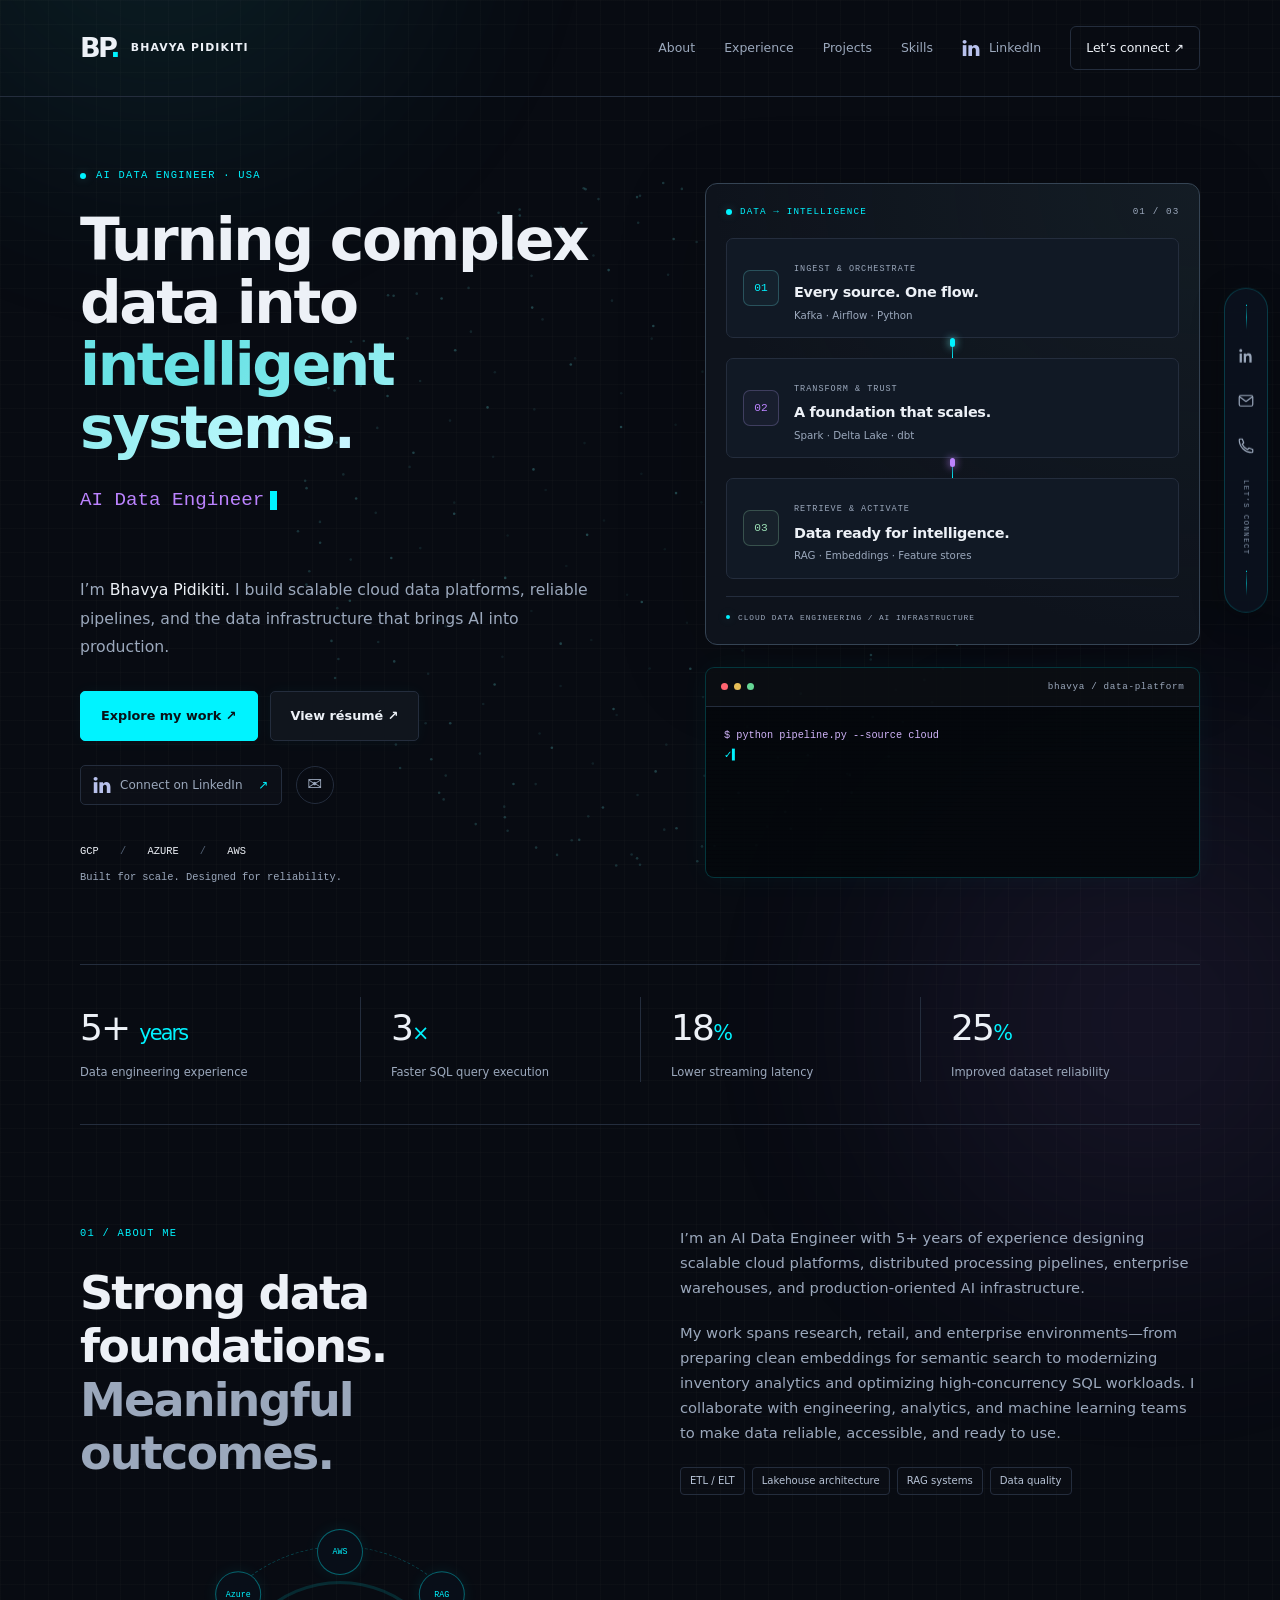
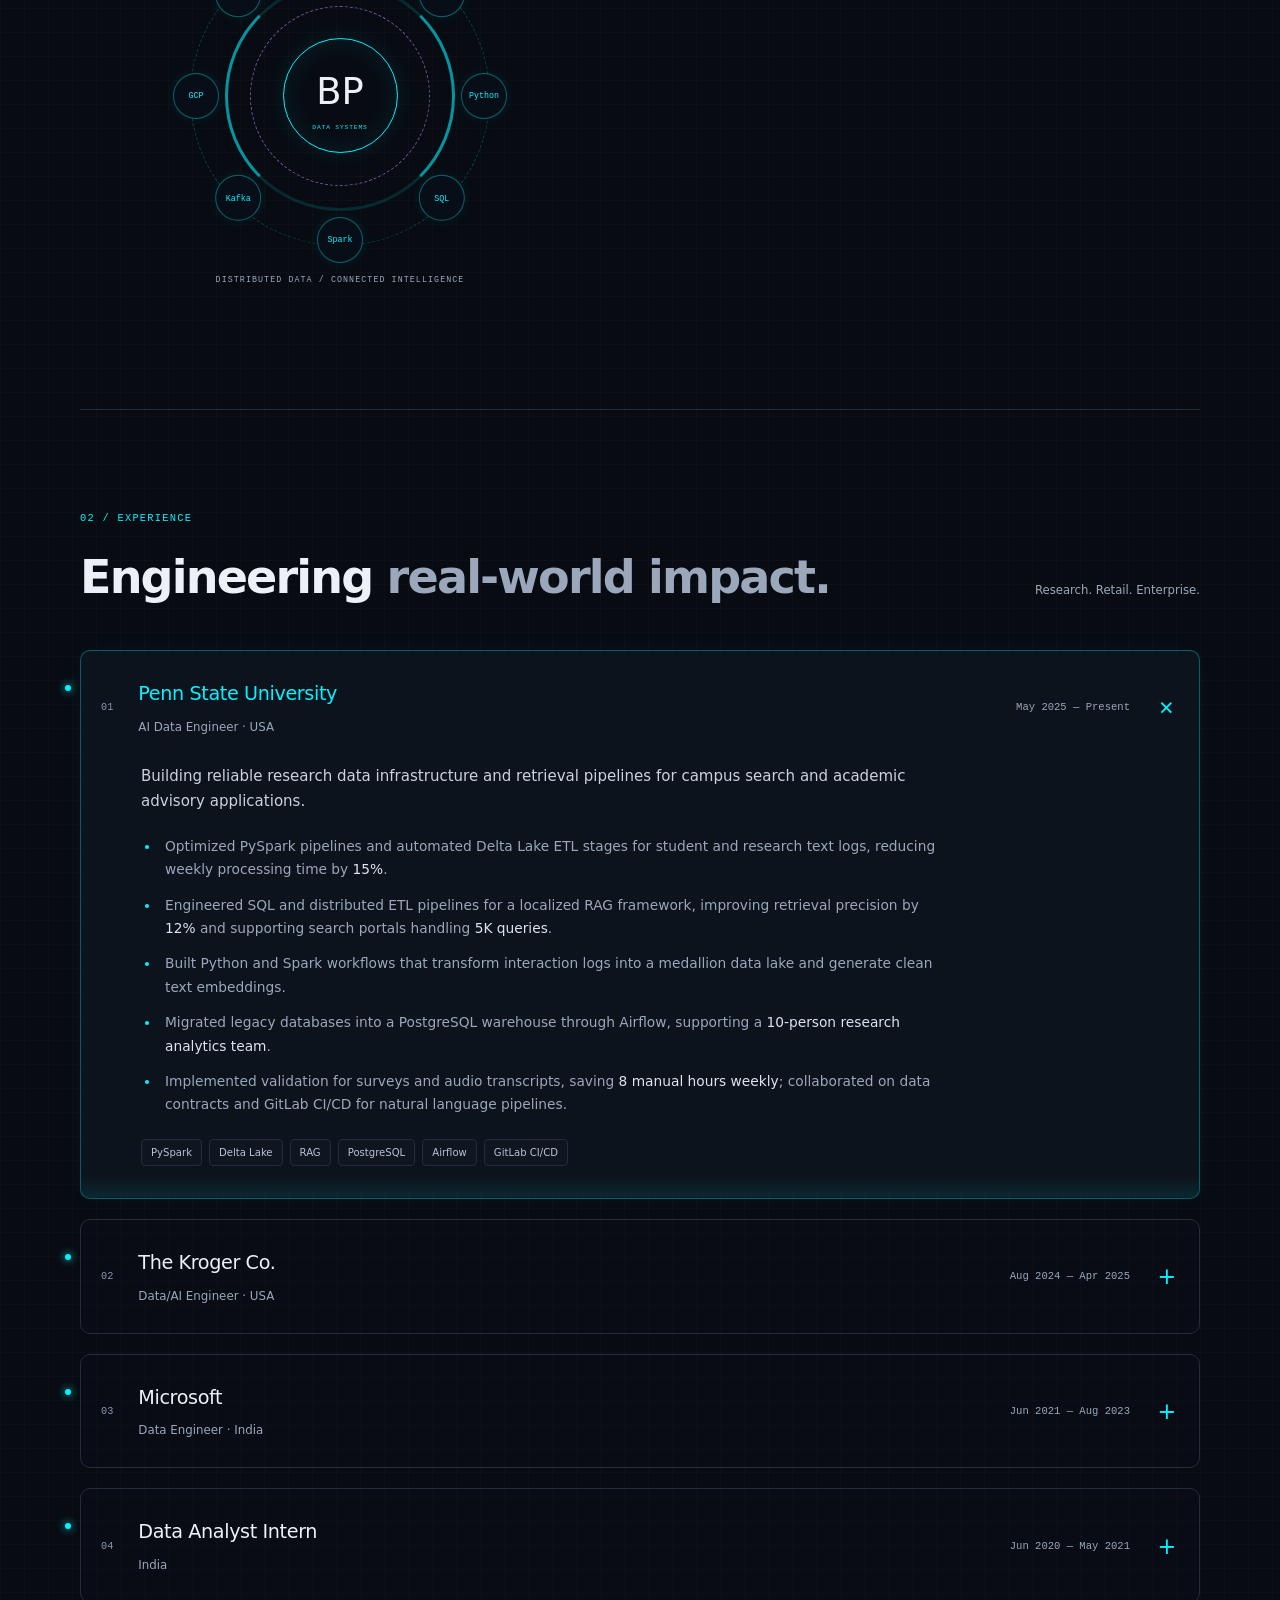
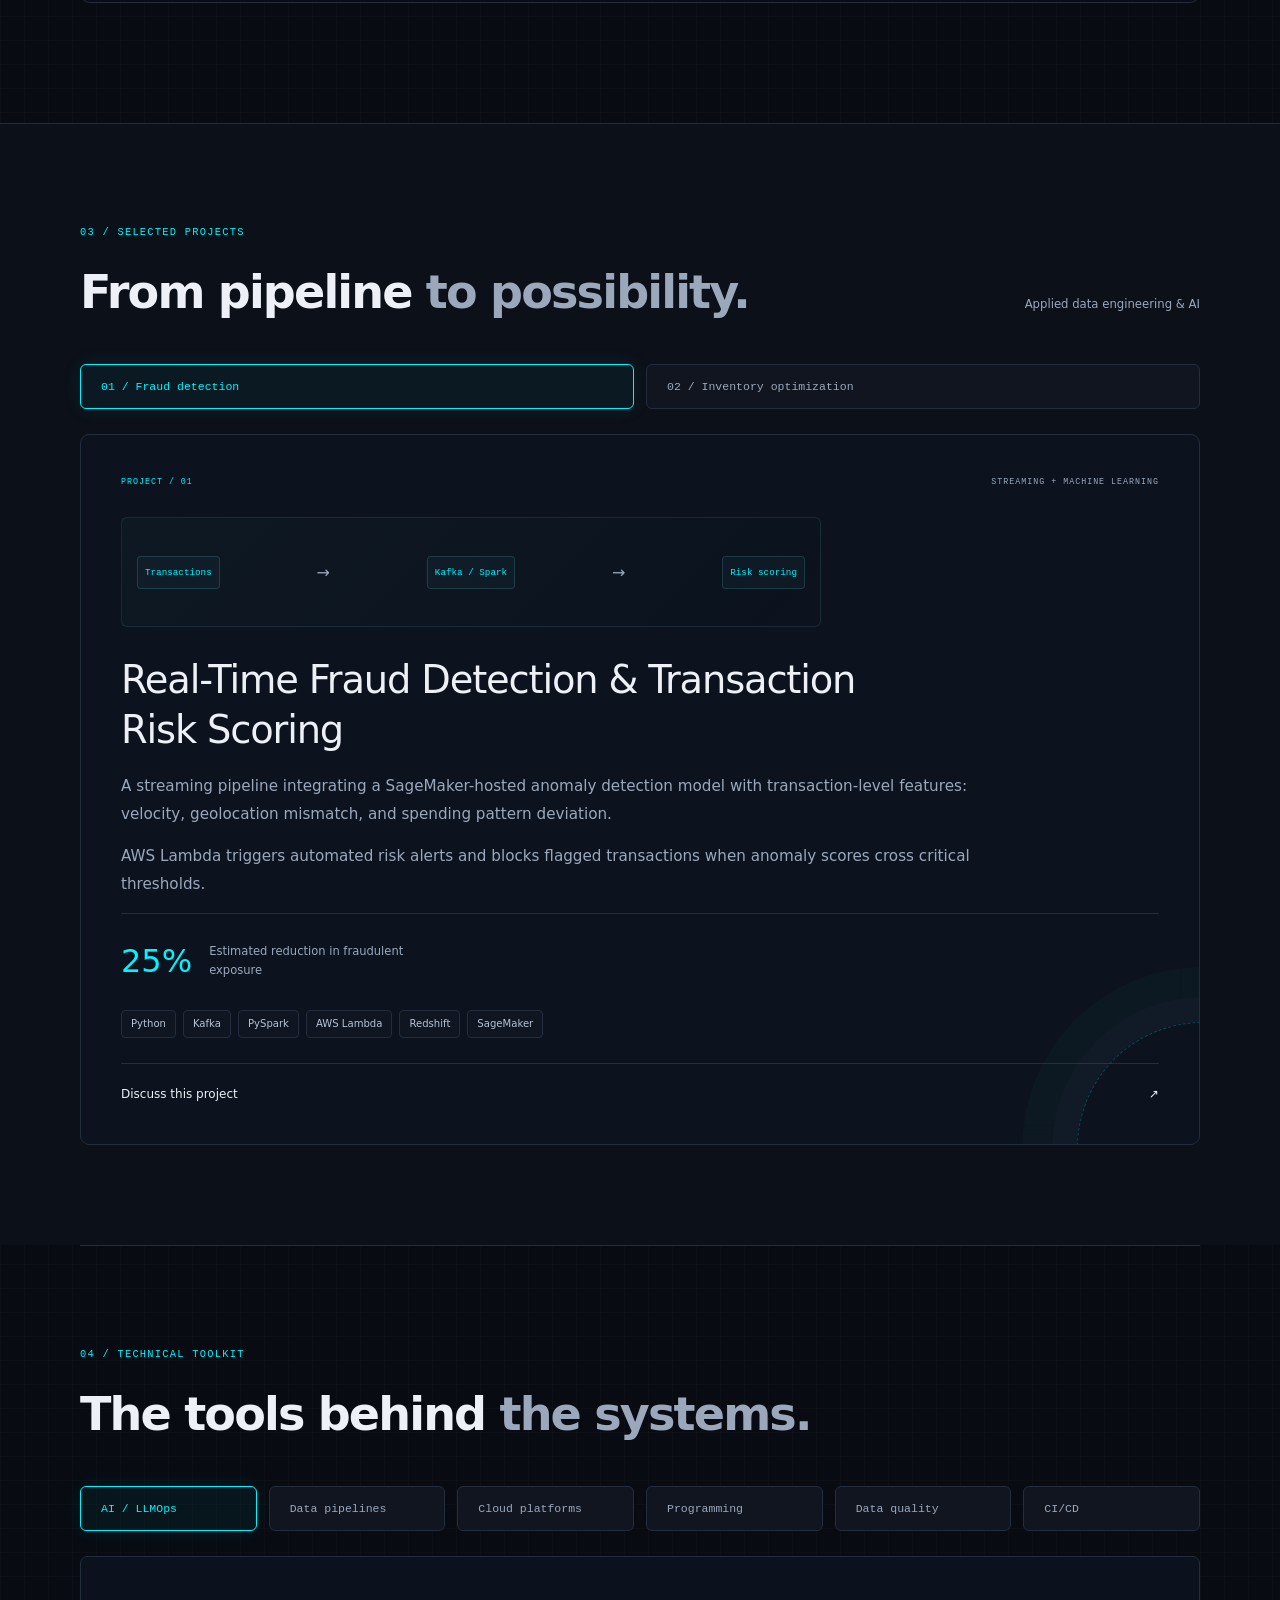
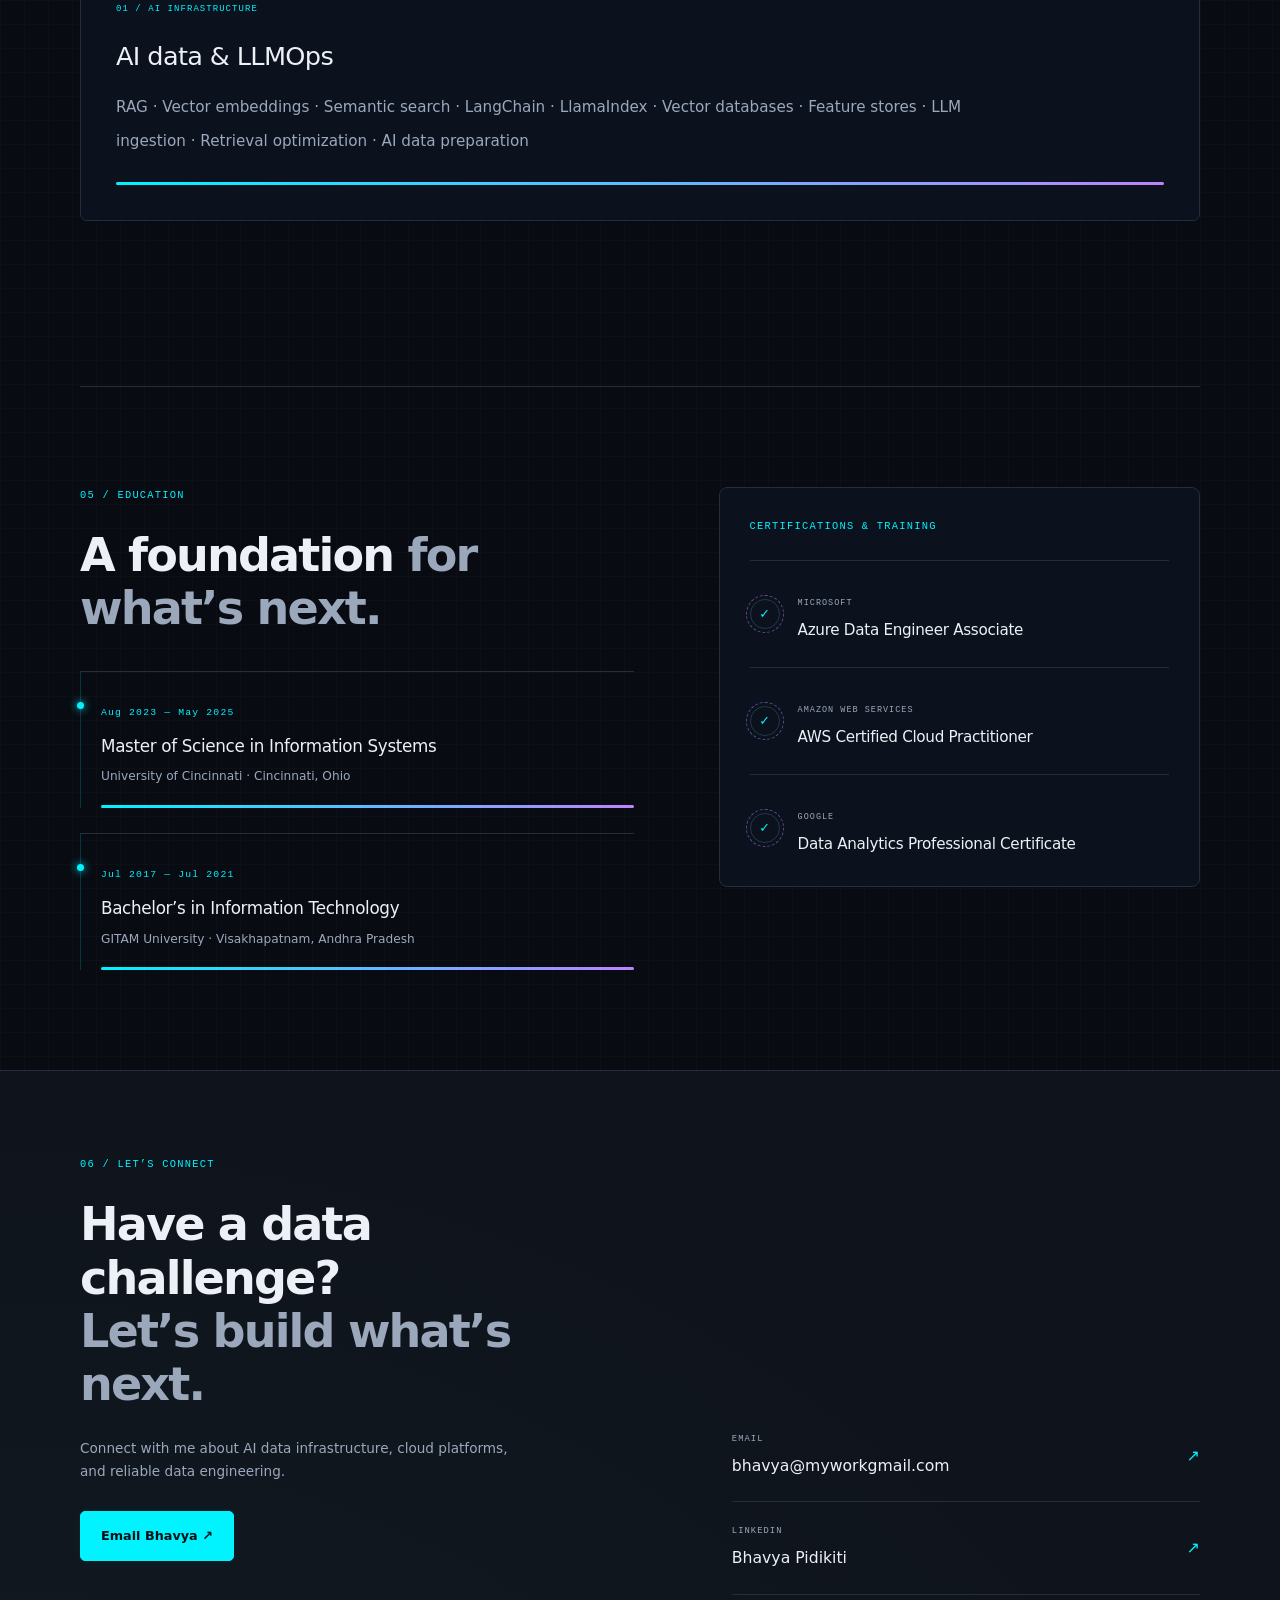
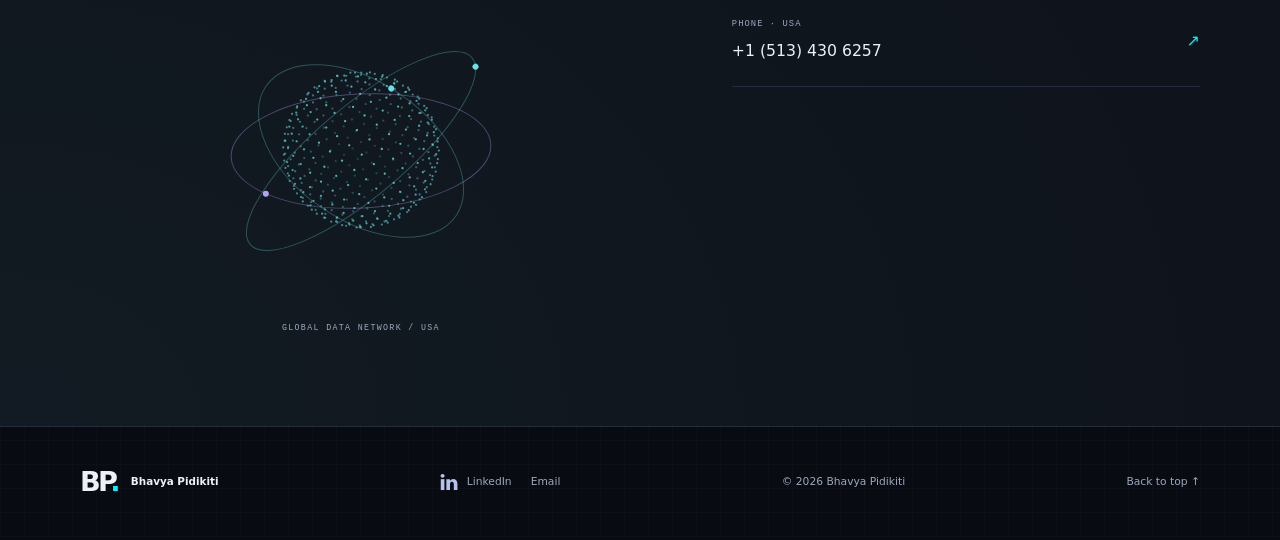
<file: index.html>
<!doctype html>
<html lang="en">
<head>
<meta charset="utf-8"><meta name="viewport" content="width=device-width,initial-scale=1"><meta name="theme-color" content="#080b12">
<title>Bhavya Pidikiti | AI Data Engineer</title>
<meta name="description" content="Bhavya Pidikiti is an AI Data Engineer building scalable cloud data platforms, streaming pipelines, and RAG infrastructure across GCP, Azure, and AWS.">
<meta property="og:title" content="Bhavya Pidikiti | AI Data Engineer"><meta property="og:description" content="Cloud data engineering, reliable data platforms, and production-oriented AI infrastructure."><meta property="og:type" content="website"><meta name="twitter:card" content="summary">
<link rel="icon" href="favicon.svg" type="image/svg+xml"><link rel="stylesheet" href="styles.css"><script src="script.js" defer></script><script src="effects.js" defer></script>
</head>
<body>
<a class="skip" href="#main">Skip to content</a>
<header><nav class="wrap nav" aria-label="Main navigation"><a class="brand" href="#home" aria-label="Bhavya Pidikiti home"><b>BP<span>.</span></b> BHAVYA PIDIKITI</a><button id="menu" aria-label="Open navigation menu" aria-expanded="false" aria-controls="navigation" hidden>Menu <span aria-hidden="true">☰</span></button><div id="navigation"><a href="#about">About</a><a href="#experience">Experience</a><a href="#projects">Projects</a><a href="#skills">Skills</a><a class="linkedin-link nav-linkedin" href="https://www.linkedin.com/in/bhavya-pidikiti/" target="_blank" rel="noopener noreferrer"><img src="images/icons/linkedin.svg" width="18" height="18" alt="" aria-hidden="true"> LinkedIn<span class="sr-only"> (opens in a new tab)</span></a><a class="nav-contact" href="#contact">Let’s connect ↗</a></div></nav></header>
<aside class="contact-rail" aria-label="Quick contact">
  <span class="rail-line" aria-hidden="true"></span>
  <a class="rail-link rail-linkedin" href="https://www.linkedin.com/in/bhavya-pidikiti/" target="_blank" rel="noopener noreferrer" aria-label="Bhavya Pidikiti on LinkedIn (opens in a new tab)"><svg viewBox="0 0 24 24" aria-hidden="true"><path d="M5 3a2 2 0 1 0 0 4 2 2 0 0 0 0-4ZM3.5 9h3v12h-3V9Zm5.5 0h2.9v1.6c.7-1.1 1.7-1.9 3.5-1.9 3.1 0 4.1 2 4.1 5V21h-3v-6.5c0-1.6-.3-3-2.1-3s-2.4 1.3-2.4 2.9V21H9V9Z"/></svg><span class="rail-label">LinkedIn <span aria-hidden="true">↗</span></span></a>
  <a class="rail-link rail-mail" href="mailto:bhavya@myworkgmail.com" aria-label="Email Bhavya at bhavya@myworkgmail.com"><svg viewBox="0 0 24 24" aria-hidden="true"><rect x="3" y="5" width="18" height="14" rx="2"/><path d="m4 7 8 6 8-6"/></svg><span class="rail-label">bhavya@myworkgmail.com</span></a>
  <a class="rail-link rail-phone" href="tel:+15134306257" aria-label="Call Bhavya at +1 (513) 430 6257"><svg viewBox="0 0 24 24" aria-hidden="true"><path d="M7 3H4a1 1 0 0 0-1 1c0 9.4 7.6 17 17 17a1 1 0 0 0 1-1v-3l-5-2-2 2a14 14 0 0 1-7-7l2-2-2-5Z"/></svg><span class="rail-label">+1 (513) 430 6257</span></a>
  <span class="rail-caption" aria-hidden="true">LET’S CONNECT</span>
  <span class="rail-line" aria-hidden="true"></span>
</aside>
<main id="main">
<section class="wrap hero" id="home"><div><p class="eyebrow"><i class="dot"></i> AI DATA ENGINEER · USA</p><h1>Turning complex data into <span>intelligent systems.</span></h1><p class="intro">I’m <strong>Bhavya Pidikiti.</strong> I build scalable cloud data platforms, reliable pipelines, and the data infrastructure that brings AI into production.</p><div class="actions"><a class="button primary" href="#projects">Explore my work ↗</a><a class="button" href="Bhavya_Pidikiti_Updated_Resume.pdf" target="_blank" rel="noopener">View résumé ↗<span class="sr-only"> (opens in a new tab)</span></a></div><div class="hero-socials"><a class="linkedin-link social-profile" href="https://www.linkedin.com/in/bhavya-pidikiti/" target="_blank" rel="noopener noreferrer"><img src="images/icons/linkedin.svg" width="18" height="18" alt="" aria-hidden="true"><span>Connect on LinkedIn</span><span aria-hidden="true">↗</span><span class="sr-only"> (opens in a new tab)</span></a><a class="social-email" href="mailto:bhavya@myworkgmail.com" aria-label="Email Bhavya Pidikiti">✉<span class="sr-only">Email Bhavya</span></a></div><p class="clouds">GCP <span>/</span> AZURE <span>/</span> AWS</p><p class="caption">Built for scale. Designed for reliability.</p></div><div class="pipeline"><div class="panel-head"><span><i class="dot"></i> DATA → INTELLIGENCE</span><span>01 / 03</span></div><div class="node"><span class="number">01</span><div><small>INGEST & ORCHESTRATE</small><h3>Every source. One flow.</h3><p>Kafka · Airflow · Python</p></div></div><div class="connector"></div><div class="node purple"><span class="number">02</span><div><small>TRANSFORM & TRUST</small><h3>A foundation that scales.</h3><p>Spark · Delta Lake · dbt</p></div></div><div class="connector"></div><div class="node green"><span class="number">03</span><div><small>RETRIEVE & ACTIVATE</small><h3>Data ready for intelligence.</h3><p>RAG · Embeddings · Feature stores</p></div></div><div class="panel-foot"><i class="dot"></i> CLOUD DATA ENGINEERING / AI INFRASTRUCTURE</div></div></section>
<div class="wrap metrics" aria-label="Career highlights"><div><strong>5+ <span>years</span></strong><p>Data engineering experience</p></div><div><strong>3<span>×</span></strong><p>Faster SQL query execution</p></div><div><strong>18<span>%</span></strong><p>Lower streaming latency</p></div><div><strong>25<span>%</span></strong><p>Improved dataset reliability</p></div></div>
<section class="wrap section about" id="about"><div><p class="eyebrow">01 / ABOUT ME</p><h2>Strong data foundations.<br><span>Meaningful outcomes.</span></h2></div><div><p>I’m an AI Data Engineer with 5+ years of experience designing scalable cloud platforms, distributed processing pipelines, enterprise warehouses, and production-oriented AI infrastructure.</p><p>My work spans research, retail, and enterprise environments—from preparing clean embeddings for semantic search to modernizing inventory analytics and optimizing high-concurrency SQL workloads. I collaborate with engineering, analytics, and machine learning teams to make data reliable, accessible, and ready to use.</p><div class="tags"><span>ETL / ELT</span><span>Lakehouse architecture</span><span>RAG systems</span><span>Data quality</span></div></div></section>
<section class="wrap section" id="experience"><div class="heading"><div><p class="eyebrow">02 / EXPERIENCE</p><h2>Engineering <span>real-world impact.</span></h2></div><p>Research. Retail. Enterprise.</p></div>
<details open><summary><span class="index">01</span><span class="company"><strong>Penn State University</strong><span>AI Data Engineer · USA</span></span><span class="date">May 2025 — Present</span><span class="plus" aria-hidden="true">+</span></summary><div class="job-body"><p>Building reliable research data infrastructure and retrieval pipelines for campus search and academic advisory applications.</p><ul><li>Optimized PySpark pipelines and automated Delta Lake ETL stages for student and research text logs, reducing weekly processing time by <strong>15%</strong>.</li><li>Engineered SQL and distributed ETL pipelines for a localized RAG framework, improving retrieval precision by <strong>12%</strong> and supporting search portals handling <strong>5K queries</strong>.</li><li>Built Python and Spark workflows that transform interaction logs into a medallion data lake and generate clean text embeddings.</li><li>Migrated legacy databases into a PostgreSQL warehouse through Airflow, supporting a <strong>10-person research analytics team</strong>.</li><li>Implemented validation for surveys and audio transcripts, saving <strong>8 manual hours weekly</strong>; collaborated on data contracts and GitLab CI/CD for natural language pipelines.</li></ul><div class="tags"><span>PySpark</span><span>Delta Lake</span><span>RAG</span><span>PostgreSQL</span><span>Airflow</span><span>GitLab CI/CD</span></div></div></details>
<details><summary><span class="index">02</span><span class="company"><strong>The Kroger Co.</strong><span>Data/AI Engineer · USA</span></span><span class="date">Aug 2024 — Apr 2025</span><span class="plus" aria-hidden="true">+</span></summary><div class="job-body"><p>Modernizing retail data infrastructure for inventory analytics, merchandising, and real-time personalization.</p><ul><li>Built Spark ETL workflows in Databricks for live inventory data supporting <strong>84.51° analytics models</strong>, standardizing feature tables and eliminating stale records.</li><li>Developed Kafka streams for Kroger Plus point-of-sale transactions; optimized partitioning to reduce processing latency by <strong>18%</strong>.</li><li>Migrated Hadoop data into GCS and BigQuery using Delta Lake, with batch workloads scheduled through Cloud Composer.</li><li>Created reusable dbt dimensional models and SQL macros for a modular e-commerce data architecture.</li><li>Integrated schema validation into GitLab CI/CD for daily pricing updates, reducing monthly data support tickets by <strong>32%</strong>.</li><li>Connected curated Snowflake views to BI dashboards and feature stores, transforming nested JSON into analytics-ready relational structures.</li></ul><div class="tags"><span>Databricks</span><span>Kafka</span><span>BigQuery</span><span>dbt</span><span>Snowflake</span><span>Cloud Composer</span></div></div></details>
<details><summary><span class="index">03</span><span class="company"><strong>Microsoft</strong><span>Data Engineer · India</span></span><span class="date">Jun 2021 — Aug 2023</span><span class="plus" aria-hidden="true">+</span></summary><div class="job-body"><p>Developing enterprise cloud data platforms, warehouse models, and reporting infrastructure.</p><ul><li>Built ingestion pipelines integrating legacy relational databases and high-throughput NoSQL stores into centralized cloud data lakes for financial transaction datasets.</li><li>Optimized Azure Synapse and distributed Spark workloads, accelerating SQL query execution by <strong>3×</strong>.</li><li>Developed Python preprocessing and telemetry validation workflows, improving dataset reliability by <strong>25%</strong>.</li><li>Designed dimensional models and star schemas, reducing data retrieval latency by <strong>18%</strong>.</li><li>Built Power BI dashboards for <strong>20+ stakeholders</strong> and automated serverless processing and cloud deployments using Azure DevOps.</li></ul><div class="tags"><span>Azure Synapse</span><span>Spark</span><span>Python</span><span>SQL</span><span>Power BI</span><span>Azure DevOps</span></div></div></details>
<details><summary><span class="index">04</span><span class="company"><strong>Data Analyst Intern</strong><span>India</span></span><span class="date">Jun 2020 — May 2021</span><span class="plus" aria-hidden="true">+</span></summary><div class="job-body"><p>Building a foundation in SQL analysis, data validation, and business intelligence.</p><ul><li>Optimized SQL queries and cleaned exports in Azure Databricks notebooks for reporting across <strong>3 active accounts</strong>.</li><li>Validated ETL migrations with row-count checks, identifying <strong>12 recurring mapping discrepancies</strong> and improving accuracy by <strong>14%</strong>.</li><li>Collaborated on <strong>6 interactive Power BI dashboards</strong> and maintained internal technical documentation.</li></ul><div class="tags"><span>SQL</span><span>Azure Databricks</span><span>Power BI</span><span>ETL validation</span></div></div></details>
</section>
<section class="section projects" id="projects"><div class="wrap"><div class="heading"><div><p class="eyebrow">03 / SELECTED PROJECTS</p><h2>From pipeline <span>to possibility.</span></h2></div><p>Applied data engineering & AI</p></div><div class="project-grid"><article class="project-card"><div class="project-top"><span>PROJECT / 01</span><span>STREAMING + MACHINE LEARNING</span></div><div class="diagram"><span>Transactions</span><i>→</i><span>Kafka / Spark</span><i>→</i><span>Risk scoring</span></div><h3>Real-Time Fraud Detection & Transaction Risk Scoring</h3><p>A streaming pipeline integrating a SageMaker-hosted anomaly detection model with transaction-level features: velocity, geolocation mismatch, and spending pattern deviation.</p><p>AWS Lambda triggers automated risk alerts and blocks flagged transactions when anomaly scores cross critical thresholds.</p><div class="outcome"><strong>25%</strong><span>Estimated reduction in fraudulent exposure</span></div><div class="tags"><span>Python</span><span>Kafka</span><span>PySpark</span><span>AWS Lambda</span><span>Redshift</span><span>SageMaker</span></div><a class="text-link" href="mailto:bhavya@myworkgmail.com?subject=Fraud%20detection%20project%20inquiry">Discuss this project <span>↗</span></a></article>
<article class="project-card"><div class="project-top"><span>PROJECT / 02</span><span>WAREHOUSING + ORCHESTRATION</span></div><div class="diagram purple"><span>Vendor data</span><i>→</i><span>Airflow / dbt</span><i>→</i><span>Snowflake</span></div><h3>Multi-Vendor Retail Supply Chain & Inventory Optimization</h3><p>An automated inventory synchronization platform combining warehouse stock levels, vendor fulfillment logs, and real-time shipping data in a centralized Snowflake warehouse.</p><p>Modular dbt models and Airflow pipelines calculate dynamic safety stock thresholds to improve visibility and inventory decisions.</p><div class="outcome"><strong>18%</strong><span>Reduction in excess inventory holding costs</span></div><div class="tags"><span>Python</span><span>Snowflake</span><span>dbt</span><span>Airflow</span><span>Tableau</span></div><a class="text-link" href="mailto:bhavya@myworkgmail.com?subject=Inventory%20optimization%20project%20inquiry">Discuss this project <span>↗</span></a></article></div></div></section>
<section class="wrap section" id="skills"><div class="heading"><div><p class="eyebrow">04 / TECHNICAL TOOLKIT</p><h2>The tools behind <span>the systems.</span></h2></div></div><div class="skills-grid">
<article class="skill"><small>01 / AI INFRASTRUCTURE</small><h3>AI data & LLMOps</h3><p>RAG · Vector embeddings · Semantic search · LangChain · LlamaIndex · Vector databases · Feature stores · LLM ingestion · Retrieval optimization · AI data preparation</p></article>
<article class="skill"><small>02 / DATA PIPELINES</small><h3>Engineering & orchestration</h3><p>Airflow · Kafka · Spark · PySpark · Delta Lake · dbt · ETL/ELT · REST APIs · Dimensional modeling · Star schema · Batch & streaming · Cloud data migration</p></article>
<article class="skill"><small>03 / CLOUD PLATFORMS</small><h3>Multi-cloud data systems</h3><p>GCP: GCS, BigQuery, Cloud Composer<br>Azure: Synapse Analytics, Functions, DevOps<br>AWS: S3, Glue, Redshift, EMR<br>Snowflake · Databricks · PostgreSQL · NoSQL · Lakehouse architecture</p></article>
<article class="skill"><small>04 / PROGRAMMING</small><h3>Code & distributed computing</h3><p>Python · Advanced SQL · T-SQL · JSON · Parquet · Docker · Distributed computing · SQL query optimization · Data preprocessing · Large-scale data processing</p></article>
<article class="skill"><small>05 / RELIABILITY</small><h3>Data quality & governance</h3><p>Schema validation · Data governance · Automated testing · Data quality automation · Data contracts · Data validation frameworks · Cross-source data integration</p></article>
<article class="skill"><small>06 / DELIVERY</small><h3>CI/CD for data platforms</h3><p>GitLab CI/CD · GitHub Actions · Jenkins · Azure DevOps · Automated pipeline checks · Repeatable cloud deployment workflows</p></article>
</div></section>
<section class="wrap section learning"><div><p class="eyebrow">05 / EDUCATION</p><h2>A foundation <span>for what’s next.</span></h2><div class="education"><small>Aug 2023 — May 2025</small><h3>Master of Science in Information Systems</h3><p>University of Cincinnati · Cincinnati, Ohio</p></div><div class="education"><small>Jul 2017 — Jul 2021</small><h3>Bachelor’s in Information Technology</h3><p>GITAM University · Visakhapatnam, Andhra Pradesh</p></div></div><div class="certifications"><p class="eyebrow">CERTIFICATIONS & TRAINING</p><ul><li><span class="check">✓</span><div><small>MICROSOFT</small><h3>Azure Data Engineer Associate</h3></div></li><li><span class="check">✓</span><div><small>AMAZON WEB SERVICES</small><h3>AWS Certified Cloud Practitioner</h3></div></li><li><span class="check">✓</span><div><small>GOOGLE</small><h3>Data Analytics Professional Certificate</h3></div></li></ul></div></section>
<section class="contact section" id="contact"><div class="wrap contact-layout"><div><p class="eyebrow">06 / LET’S CONNECT</p><h2>Have a data challenge?<br><span>Let’s build what’s next.</span></h2><p>Connect with me about AI data infrastructure, cloud platforms, and reliable data engineering.</p><a class="button primary" href="mailto:bhavya@myworkgmail.com">Email Bhavya ↗</a></div><div class="contact-links"><a href="mailto:bhavya@myworkgmail.com"><small>EMAIL</small><strong>bhavya@myworkgmail.com</strong><span>↗</span></a><a href="https://www.linkedin.com/in/bhavya-pidikiti/" target="_blank" rel="noopener noreferrer"><small>LINKEDIN <span class="sr-only">(opens in a new tab)</span></small><strong>Bhavya Pidikiti</strong><span>↗</span></a><a href="tel:+15134306257"><small>PHONE · USA</small><strong>+1 (513) 430 6257</strong><span>↗</span></a></div></div></section>
</main><footer class="wrap"><a class="brand" href="#home"><b>BP<span>.</span></b> Bhavya Pidikiti</a><div class="footer-socials"><a class="linkedin-link" href="https://www.linkedin.com/in/bhavya-pidikiti/" target="_blank" rel="noopener noreferrer"><img src="images/icons/linkedin.svg" width="18" height="18" alt="" aria-hidden="true"><span>LinkedIn</span><span class="sr-only"> (opens in a new tab)</span></a><a href="mailto:bhavya@myworkgmail.com">Email</a></div><p>© <span id="year">2026</span> Bhavya Pidikiti</p><a href="#home">Back to top ↑</a></footer>
</body></html>
</file>
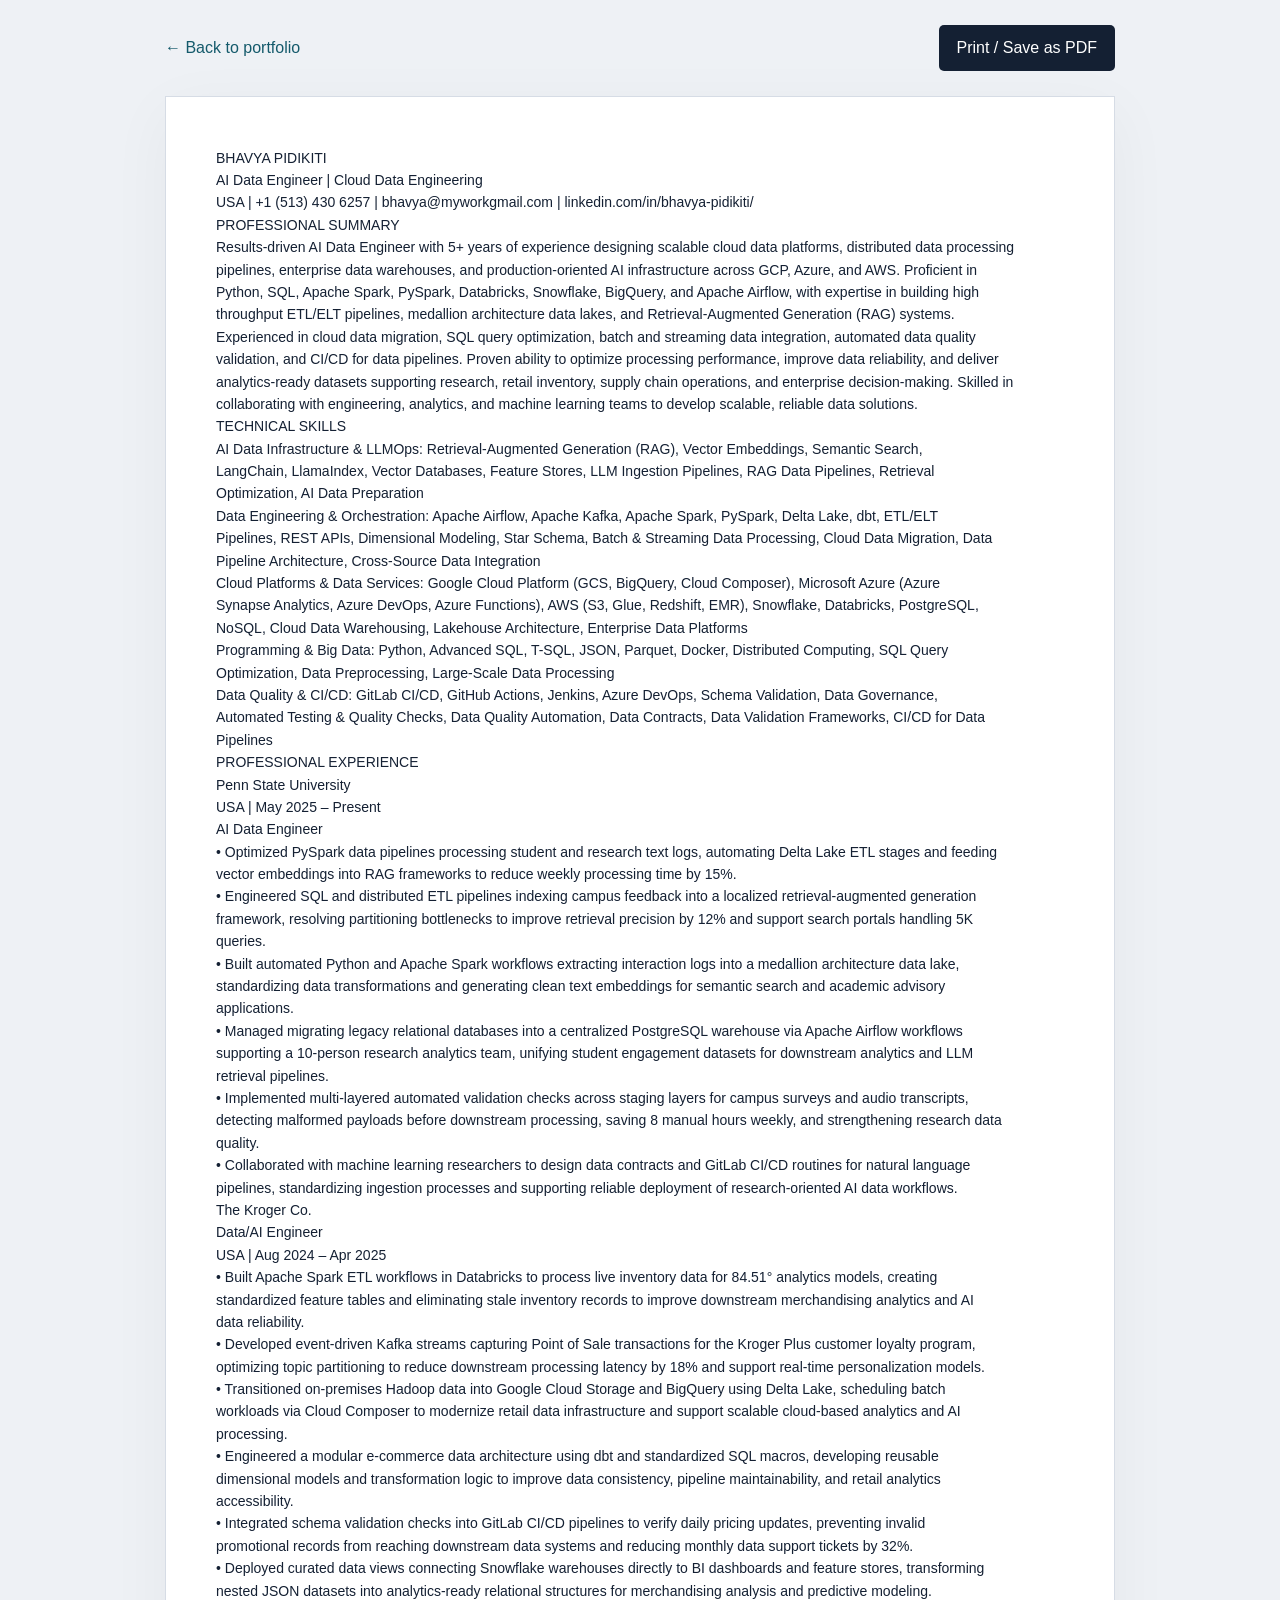
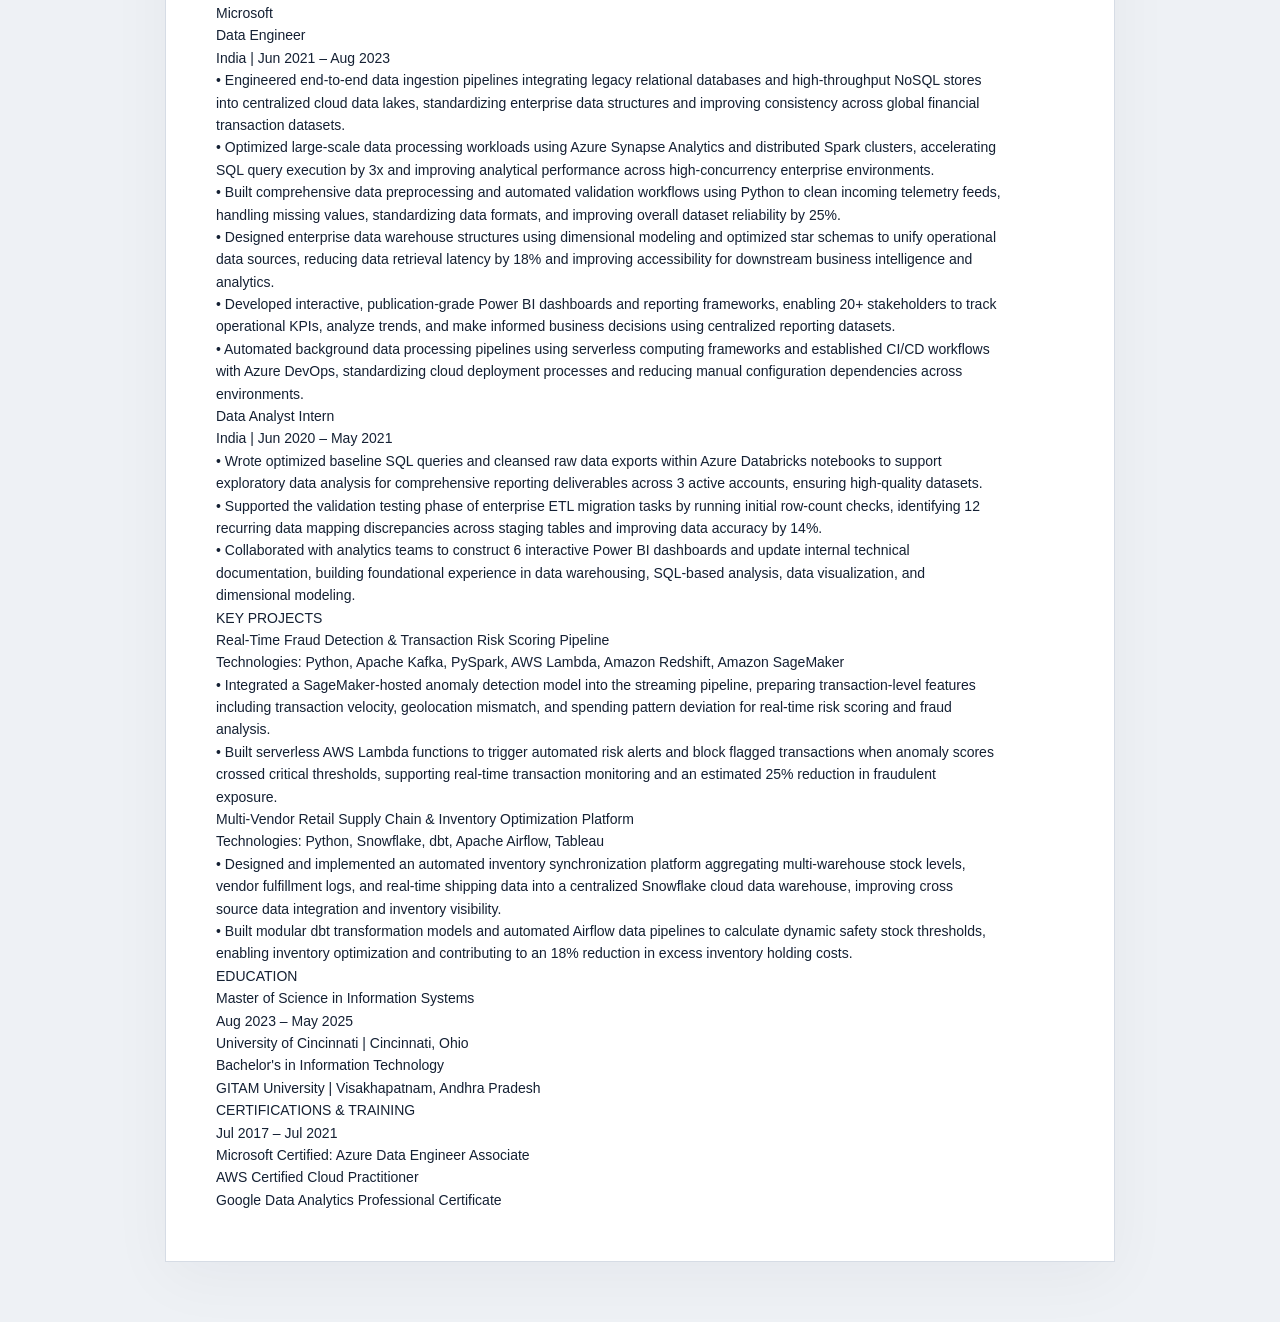
<file: resume.html>
<!doctype html>
<html lang="en"><head><meta charset="utf-8"><meta name="viewport" content="width=device-width,initial-scale=1"><title>Résumé | Bhavya Pidikiti</title><meta name="description" content="Bhavya Pidikiti — AI Data Engineer and Cloud Data Engineering résumé."><link rel="icon" href="favicon.svg" type="image/svg+xml"><link rel="stylesheet" href="resume.css"><script src="resume.js" defer></script></head><body><nav aria-label="Résumé navigation"><a href="index.html">← Back to portfolio</a><button id="print-resume" type="button" hidden>Print / Save as PDF</button></nav><main><h1 class="sr-only">Bhavya Pidikiti — Résumé</h1><div class="resume-content">BHAVYA PIDIKITI 
AI Data Engineer | Cloud Data Engineering 
USA | +1 (513) 430 6257 | bhavya@myworkgmail.com | linkedin.com/in/bhavya-pidikiti/ 
PROFESSIONAL SUMMARY 
Results-driven AI Data Engineer with 5+ years of experience designing scalable cloud data platforms, distributed data processing 
pipelines, enterprise data warehouses, and production-oriented AI infrastructure across GCP, Azure, and AWS. Proficient in 
Python, SQL, Apache Spark, PySpark, Databricks, Snowflake, BigQuery, and Apache Airflow, with expertise in building high
throughput ETL/ELT pipelines, medallion architecture data lakes, and Retrieval-Augmented Generation (RAG) systems. 
Experienced in cloud data migration, SQL query optimization, batch and streaming data integration, automated data quality 
validation, and CI/CD for data pipelines. Proven ability to optimize processing performance, improve data reliability, and deliver 
analytics-ready datasets supporting research, retail inventory, supply chain operations, and enterprise decision-making. Skilled in 
collaborating with engineering, analytics, and machine learning teams to develop scalable, reliable data solutions. 
TECHNICAL SKILLS 
AI Data Infrastructure &amp; LLMOps: Retrieval-Augmented Generation (RAG), Vector Embeddings, Semantic Search, 
LangChain, LlamaIndex, Vector Databases, Feature Stores, LLM Ingestion Pipelines, RAG Data Pipelines, Retrieval 
Optimization, AI Data Preparation 
Data Engineering &amp; Orchestration: Apache Airflow, Apache Kafka, Apache Spark, PySpark, Delta Lake, dbt, ETL/ELT 
Pipelines, REST APIs, Dimensional Modeling, Star Schema, Batch &amp; Streaming Data Processing, Cloud Data Migration, Data 
Pipeline Architecture, Cross-Source Data Integration 
Cloud Platforms &amp; Data Services: Google Cloud Platform (GCS, BigQuery, Cloud Composer), Microsoft Azure (Azure 
Synapse Analytics, Azure DevOps, Azure Functions), AWS (S3, Glue, Redshift, EMR), Snowflake, Databricks, PostgreSQL, 
NoSQL, Cloud Data Warehousing, Lakehouse Architecture, Enterprise Data Platforms 
Programming &amp; Big Data: Python, Advanced SQL, T-SQL, JSON, Parquet, Docker, Distributed Computing, SQL Query 
Optimization, Data Preprocessing, Large-Scale Data Processing 
Data Quality &amp; CI/CD: GitLab CI/CD, GitHub Actions, Jenkins, Azure DevOps, Schema Validation, Data Governance, 
Automated Testing &amp; Quality Checks, Data Quality Automation, Data Contracts, Data Validation Frameworks, CI/CD for Data 
Pipelines 
PROFESSIONAL EXPERIENCE 
Penn State University                                                     
USA | May 2025 – Present 
AI Data Engineer 
• Optimized PySpark data pipelines processing student and research text logs, automating Delta Lake ETL stages and feeding 
vector embeddings into RAG frameworks to reduce weekly processing time by 15%. 
• Engineered SQL and distributed ETL pipelines indexing campus feedback into a localized retrieval-augmented generation 
framework, resolving partitioning bottlenecks to improve retrieval precision by 12% and support search portals handling 5K 
queries. 
• Built automated Python and Apache Spark workflows extracting interaction logs into a medallion architecture data lake, 
standardizing data transformations and generating clean text embeddings for semantic search and academic advisory 
applications. 
• Managed migrating legacy relational databases into a centralized PostgreSQL warehouse via Apache Airflow workflows 
supporting a 10-person research analytics team, unifying student engagement datasets for downstream analytics and LLM 
retrieval pipelines. 
• Implemented multi-layered automated validation checks across staging layers for campus surveys and audio transcripts, 
detecting malformed payloads before downstream processing, saving 8 manual hours weekly, and strengthening research data 
quality. 
• Collaborated with machine learning researchers to design data contracts and GitLab CI/CD routines for natural language 
pipelines, standardizing ingestion processes and supporting reliable deployment of research-oriented AI data workflows. 
The Kroger Co.                                                       
Data/AI Engineer 
USA | Aug 2024 – Apr 2025 
• Built Apache Spark ETL workflows in Databricks to process live inventory data for 84.51&#176; analytics models, creating 
standardized feature tables and eliminating stale inventory records to improve downstream merchandising analytics and AI 
data reliability. 
• Developed event-driven Kafka streams capturing Point of Sale transactions for the Kroger Plus customer loyalty program, 
optimizing topic partitioning to reduce downstream processing latency by 18% and support real-time personalization models. 
• Transitioned on-premises Hadoop data into Google Cloud Storage and BigQuery using Delta Lake, scheduling batch 
workloads via Cloud Composer to modernize retail data infrastructure and support scalable cloud-based analytics and AI 
processing. 
• Engineered a modular e-commerce data architecture using dbt and standardized SQL macros, developing reusable 
dimensional models and transformation logic to improve data consistency, pipeline maintainability, and retail analytics 
accessibility. 
• Integrated schema validation checks into GitLab CI/CD pipelines to verify daily pricing updates, preventing invalid 
promotional records from reaching downstream data systems and reducing monthly data support tickets by 32%. 
• Deployed curated data views connecting Snowflake warehouses directly to BI dashboards and feature stores, transforming 
nested JSON datasets into analytics-ready relational structures for merchandising analysis and predictive modeling. 
Microsoft                                                                           
Data Engineer 
India | Jun 2021 – Aug 2023 
• Engineered end-to-end data ingestion pipelines integrating legacy relational databases and high-throughput NoSQL stores 
into centralized cloud data lakes, standardizing enterprise data structures and improving consistency across global financial 
transaction datasets. 
• Optimized large-scale data processing workloads using Azure Synapse Analytics and distributed Spark clusters, accelerating 
SQL query execution by 3x and improving analytical performance across high-concurrency enterprise environments. 
• Built comprehensive data preprocessing and automated validation workflows using Python to clean incoming telemetry feeds, 
handling missing values, standardizing data formats, and improving overall dataset reliability by 25%. 
• Designed enterprise data warehouse structures using dimensional modeling and optimized star schemas to unify operational 
data sources, reducing data retrieval latency by 18% and improving accessibility for downstream business intelligence and 
analytics. 
• Developed interactive, publication-grade Power BI dashboards and reporting frameworks, enabling 20+ stakeholders to track 
operational KPIs, analyze trends, and make informed business decisions using centralized reporting datasets. 
• Automated background data processing pipelines using serverless computing frameworks and established CI/CD workflows 
with Azure DevOps, standardizing cloud deployment processes and reducing manual configuration dependencies across 
environments. 
Data Analyst Intern                                                                                
India | Jun 2020 – May 2021 
• Wrote optimized baseline SQL queries and cleansed raw data exports within Azure Databricks notebooks to support 
exploratory data analysis for comprehensive reporting deliverables across 3 active accounts, ensuring high-quality datasets. 
• Supported the validation testing phase of enterprise ETL migration tasks by running initial row-count checks, identifying 12 
recurring data mapping discrepancies across staging tables and improving data accuracy by 14%. 
• Collaborated with analytics teams to construct 6 interactive Power BI dashboards and update internal technical 
documentation, building foundational experience in data warehousing, SQL-based analysis, data visualization, and 
dimensional modeling. 
KEY PROJECTS 
Real-Time Fraud Detection &amp; Transaction Risk Scoring Pipeline 
Technologies: Python, Apache Kafka, PySpark, AWS Lambda, Amazon Redshift, Amazon SageMaker 
• Integrated a SageMaker-hosted anomaly detection model into the streaming pipeline, preparing transaction-level features 
including transaction velocity, geolocation mismatch, and spending pattern deviation for real-time risk scoring and fraud 
analysis. 
• Built serverless AWS Lambda functions to trigger automated risk alerts and block flagged transactions when anomaly scores 
crossed critical thresholds, supporting real-time transaction monitoring and an estimated 25% reduction in fraudulent 
exposure. 
Multi-Vendor Retail Supply Chain &amp; Inventory Optimization Platform 
Technologies: Python, Snowflake, dbt, Apache Airflow, Tableau 
• Designed and implemented an automated inventory synchronization platform aggregating multi-warehouse stock levels, 
vendor fulfillment logs, and real-time shipping data into a centralized Snowflake cloud data warehouse, improving cross
source data integration and inventory visibility. 
• Built modular dbt transformation models and automated Airflow data pipelines to calculate dynamic safety stock thresholds, 
enabling inventory optimization and contributing to an 18% reduction in excess inventory holding costs. 
EDUCATION 
Master of Science in Information Systems       
Aug 2023 – May 2025 
University of Cincinnati | Cincinnati, Ohio 
Bachelor&#39;s in Information Technology             
GITAM University | Visakhapatnam, Andhra Pradesh 
CERTIFICATIONS &amp; TRAINING 
Jul 2017 – Jul 2021 
Microsoft Certified: Azure Data Engineer Associate 
AWS Certified Cloud Practitioner 
Google Data Analytics Professional Certificate</div></main></body></html>
</file>
<file: styles.css>
:root{color-scheme:dark;--bg:#080b12;--panel:#10151f;--text:#edf1f7;--muted:#9ba8bc;--line:#242d3d;--cyan:#69e2e5;--purple:#b5a1f2;font-family:Inter,ui-sans-serif,system-ui,-apple-system,BlinkMacSystemFont,"Segoe UI",sans-serif;scroll-behavior:smooth;scroll-padding-top:35px}*{box-sizing:border-box}body{margin:0;background:var(--bg);color:var(--text);line-height:1.7}a{color:inherit;text-decoration:none}button{font:inherit}a:focus-visible,button:focus-visible,summary:focus-visible{outline:3px solid var(--cyan);outline-offset:6px}::selection{background:#69e2e540}h1,h2,h3,p{margin-top:0}h1,h2,h3{line-height:1.16;letter-spacing:-.04em}h2{font-size:clamp(2rem,3.6vw,3rem);font-weight:600;margin-bottom:0}h2 span{color:var(--muted)}.wrap{width:min(1200px,calc(100% - 96px));margin-inline:auto}.section{padding-block:100px;border-top:1px solid var(--line)}.eyebrow,small,.panel-head,.panel-foot,.project-top{font-family:ui-monospace,SFMono-Regular,Consolas,monospace;font-size:.65rem;font-weight:500;letter-spacing:.12em}.eyebrow{color:var(--cyan);display:flex;align-items:center;gap:10px;margin-bottom:24px}.dot{width:6px;height:6px;border-radius:50%;background:var(--cyan);display:inline-block;flex-shrink:0;box-shadow:0 0 10px #69e2e540}header{border-bottom:1px solid var(--line)}.nav{display:flex;align-items:center;justify-content:space-between;gap:24px;min-height:96px}.brand{display:inline-flex;align-items:center;gap:13px;font-size:.68rem;font-weight:600;letter-spacing:.1em}.brand>b{font-size:1.7rem;letter-spacing:-.1em}.brand>b>span{color:var(--cyan)}#navigation{display:flex;align-items:center;gap:29px;font-size:.78rem;color:var(--muted)}#navigation a:hover{color:var(--cyan)}.nav-contact{color:var(--text);padding:10px 15px;border:1px solid var(--line);border-radius:6px}#menu{display:none}.hero{display:grid;grid-template-columns:1.15fr 1fr;gap:78px;align-items:center;min-height:650px;padding-block:90px 80px}.hero h1{font-size:clamp(2.6rem,4.55vw,4.15rem);font-weight:600;margin-bottom:25px;line-height:1.08}.hero h1>span{color:var(--cyan)}.intro{color:var(--muted);font-size:.98rem;line-height:1.8;max-width:530px;margin-bottom:30px}.intro strong{color:var(--text);font-weight:500}.actions{display:flex;gap:12px;flex-wrap:wrap}.button{display:inline-flex;align-items:center;justify-content:center;font-size:.8rem;font-weight:600;padding:13px 20px;border-radius:5px;border:1px solid var(--line);background:#10151d;transition:background .2s,transform .2s}.button:hover{transform:translateY(-2px);border-color:var(--cyan)}.primary{background:var(--cyan);color:#091116;border-color:var(--cyan)}.primary:hover{background:#9cf0f2}.clouds{font:.65rem ui-monospace,monospace;margin:40px 0 14px;word-spacing:15px}.clouds span{color:#536175}.caption{font:.65rem ui-monospace,monospace;color:var(--muted)}.pipeline{background:radial-gradient(ellipse at 100% 0%,#304d5029,transparent 70%),#0e131c;border:1px solid #354454;border-radius:12px;padding:24px;box-shadow:0 20px 90px #0003}.panel-head{display:flex;justify-content:space-between;color:var(--muted);padding-bottom:27px;font-size:.58rem}.panel-head>span:first-child{display:flex;align-items:center;gap:8px;color:var(--cyan)}.node{display:flex;gap:15px;align-items:center;border:1px solid var(--line);border-radius:7px;background:#111925;padding:20px 16px}.number{width:36px;height:36px;border:1px solid #69e2e540;background:#69e2e50b;color:var(--cyan);display:grid;place-items:center;border-radius:7px;font:.7rem ui-monospace,monospace;flex-shrink:0}.purple .number{color:var(--purple);border-color:#b5a1f240;background:#b5a1f20b}.green .number{color:#9bdfb5;border-color:#9bdfb540;background:#9bdfb50b}.node small{font-size:.53rem;color:var(--muted)}.node h3{font-size:.9rem;letter-spacing:-.02em;margin:5px 0 6px}.node p{font-size:.64rem;color:var(--muted);margin:0}.connector{height:27px;width:1px;background:linear-gradient(var(--line),var(--cyan));margin:auto}.panel-foot{border-top:1px solid var(--line);padding-top:18px;margin-top:24px;color:var(--muted);font-size:.49rem;display:flex;align-items:center;gap:8px}.panel-foot .dot{width:4px;height:4px}.metrics{display:grid;grid-template-columns:repeat(4,1fr);padding:32px 0 42px;border-top:1px solid var(--line)}.metrics>div{padding-left:30px;border-left:1px solid var(--line)}.metrics>div:first-child{padding-left:0;border:0}.metrics strong{font-size:2.25rem;font-weight:500;letter-spacing:-.05em}.metrics strong>span{color:var(--cyan);font-size:1.3rem}.metrics p{font-size:.72rem;color:var(--muted);margin:5px 0 0}.about{display:grid;grid-template-columns:1fr 1fr;gap:80px}.about>div>p:not(.eyebrow){color:var(--muted);font-size:.92rem;margin-bottom:20px}.tags{display:flex;gap:7px;flex-wrap:wrap;margin-top:22px}.tags span{font-size:.63rem;padding:4px 9px;border:1px solid var(--line);border-radius:4px;color:#b7c3d6;background:#ffffff03}.heading{display:flex;align-items:flex-end;justify-content:space-between;gap:25px;margin-bottom:45px}.heading>p{font-size:.73rem;color:var(--muted);margin-bottom:4px}details{border-top:1px solid var(--line)}details:last-child{border-bottom:1px solid var(--line)}summary{display:flex;align-items:center;gap:25px;padding:27px 8px;cursor:pointer;list-style:none}summary::-webkit-details-marker{display:none}.index{font:.64rem ui-monospace,monospace;color:#8898ad}.company{display:flex;flex-direction:column;gap:6px}.company strong{font-size:1.2rem;font-weight:500;letter-spacing:-.02em}.company>span{color:var(--muted);font-size:.74rem}.date{margin-left:auto;color:var(--muted);font:.66rem ui-monospace,monospace}.plus{font-size:1.4rem;color:var(--cyan);width:24px;text-align:center}details[open] .plus{transform:rotate(45deg)}details[open] .company strong{color:var(--cyan)}.job-body{max-width:880px;padding:0 30px 32px 48px;color:var(--muted);font-size:.86rem}.job-body>p{font-size:.94rem;color:#c9d3e1}.job-body ul{padding-left:19px;margin-block:20px}.job-body li{padding-left:5px;margin-bottom:12px}.job-body li::marker{color:var(--cyan)}.job-body strong{color:#dce6f2;font-weight:500}.projects{background:#0c1018}.project-grid{display:grid;grid-template-columns:1fr 1fr;gap:24px}.project-card{border:1px solid var(--line);border-radius:9px;padding:30px;background:#10151f;display:flex;flex-direction:column}.project-top{display:flex;justify-content:space-between;gap:10px;font-size:.52rem;color:var(--muted)}.project-top>span:first-child{color:var(--cyan)}.diagram{display:flex;align-items:center;justify-content:space-between;gap:8px;min-height:125px;margin-block:28px;background:linear-gradient(135deg,#69e2e507,transparent);border:1px solid #69e2e51c;padding:15px;border-radius:6px}.diagram>span{font:.58rem ui-monospace,monospace;color:var(--cyan);padding:10px 7px;background:#69e2e509;border:1px solid #69e2e52a;border-radius:4px;text-align:center}.diagram i{font-style:normal;color:var(--muted)}.diagram.purple{border-color:#b5a1f21c;background:linear-gradient(135deg,#b5a1f207,transparent)}.diagram.purple>span{color:var(--purple);border-color:#b5a1f22a;background:#b5a1f209}.project-card h3{font-size:1.45rem;letter-spacing:-.03em;font-weight:500;line-height:1.3;min-height:90px;margin-bottom:18px}.project-card p{font-size:.82rem;color:var(--muted);line-height:1.8}.outcome{display:flex;gap:17px;align-items:center;border-top:1px solid var(--line);padding-top:20px;margin-top:auto}.outcome strong{color:var(--cyan);font-size:2rem;font-weight:500}.outcome>span{font-size:.72rem;color:var(--muted);max-width:200px}.text-link{display:flex;justify-content:space-between;border-top:1px solid var(--line);padding-top:20px;margin-top:25px;font-size:.75rem}.text-link:hover{color:var(--cyan)}.skills-grid{display:grid;grid-template-columns:repeat(3,1fr);gap:20px}.skill{border:1px solid var(--line);border-radius:7px;background:#0f141e;padding:27px}.skill small{color:var(--cyan);font-size:.56rem}.skill h3{font-size:1.05rem;font-weight:500;line-height:1.4;margin:20px 0 16px;letter-spacing:-.025em}.skill p{font-size:.78rem;line-height:2;color:var(--muted);margin-bottom:0}.learning{display:grid;grid-template-columns:1.15fr 1fr;gap:85px}.learning h2{margin-bottom:35px}.education{border-top:1px solid var(--line);padding-top:24px;margin-top:25px}.education small{color:var(--cyan);font-size:.61rem}.education h3{font-size:1.05rem;font-weight:500;line-height:1.4;letter-spacing:-.02em;margin:12px 0 8px}.education p{color:var(--muted);font-size:.76rem;margin:0}.certifications{border:1px solid var(--line);border-radius:8px;padding:30px;background:#0f141e;align-self:start}.certifications ul{list-style:none;padding:0;margin:0}.certifications li{display:flex;gap:18px;padding:25px 0;border-top:1px solid var(--line);align-items:center}.certifications li:last-child{padding-bottom:0}.check{border:1px solid #69e2e533;color:var(--cyan);border-radius:50%;width:30px;height:30px;display:grid;place-items:center;flex-shrink:0;font-size:.8rem}.certifications small{font-size:.53rem;color:var(--muted)}.certifications h3{font-size:.95rem;line-height:1.5;letter-spacing:-.02em;margin:6px 0 0;font-weight:500}.contact{border-block:1px solid var(--line);padding-block:85px;background:radial-gradient(ellipse at 0% 100%,#69e2e508,transparent 70%),#0f141c}.contact-layout{display:grid;grid-template-columns:1.2fr 1fr;gap:90px;align-items:center}.contact h2{margin-bottom:25px}.contact-layout>div>p:not(.eyebrow){font-size:.85rem;color:var(--muted);max-width:450px;margin-bottom:28px}.contact-links>a{border-bottom:1px solid var(--line);display:grid;grid-template-columns:1fr auto;padding:22px 0;gap:6px}.contact-links small{font-size:.55rem;color:var(--muted)}.contact-links strong{font-weight:400;font-size:.98rem;grid-column:1;overflow-wrap:anywhere}.contact-links>a>span{grid-column:2;grid-row:1 / 3;align-self:center;color:var(--cyan)}.contact-links a:hover strong{color:var(--cyan)}footer{display:flex;justify-content:space-between;align-items:center;gap:20px;min-height:110px;font-size:.67rem;color:var(--muted)}footer .brand{font-size:.65rem;letter-spacing:0;color:var(--text)}footer p{margin:0}.skip{position:fixed;top:10px;left:10px;z-index:20;transform:translateY(-200%);background:var(--cyan);color:#000;padding:10px 20px;border-radius:5px}.skip:focus{transform:translateY(0)}.sr-only{position:absolute;width:1px;height:1px;padding:0;margin:-1px;overflow:hidden;clip:rect(0,0,0,0);white-space:nowrap;border:0}
@media(min-width:1500px){.hero{min-height:730px}}
@media(max-width:1050px){.wrap{width:calc(100% - 64px)}.hero{gap:35px}#navigation{gap:18px}.brand{font-size:.61rem}.hero h1{font-size:3.2rem}.pipeline{padding:18px}.node{gap:10px;padding:16px 12px}.skills-grid{grid-template-columns:repeat(2,1fr)}.learning,.contact-layout,.about{gap:45px}.project-card{padding:23px}.project-top{flex-direction:column}.metrics strong{font-size:2rem}.metrics>div{padding-left:20px}}
@media(max-width:760px){.wrap{width:calc(100% - 40px)}.nav{min-height:80px;flex-wrap:wrap;padding-block:18px}.nav .brand{font-size:.64rem}#navigation{width:100%;flex-wrap:wrap;gap:16px;padding-top:10px}.js #menu{display:block;background:transparent;color:var(--text);border:1px solid var(--line);border-radius:5px;font-size:.75rem;padding:8px 10px}.js #navigation:not(.is-open){display:none}#navigation.is-open{display:flex;flex-direction:column;align-items:stretch;padding-block:15px 5px}#navigation.is-open a{padding:8px 12px}.hero{grid-template-columns:1fr;padding-block:60px;gap:45px;min-height:0}.hero h1{font-size:clamp(2.7rem,8.5vw,4rem);max-width:600px}.intro{font-size:.95rem}.clouds{margin-top:30px}.pipeline{max-width:560px;width:100%;padding:24px}.node{padding:19px;gap:16px}.panel-foot{font-size:.47rem}.metrics{grid-template-columns:1fr 1fr;gap:28px 10px;padding-block:30px 40px}.metrics>div:nth-child(3){padding-left:0;border:0}.metrics strong{font-size:2.2rem}.metrics p{font-size:.69rem}.section{padding-block:65px}.about,.learning,.contact-layout{grid-template-columns:1fr;gap:32px}.heading{align-items:flex-start;flex-direction:column;gap:14px;margin-bottom:32px}.heading>p{margin:0}.project-grid{grid-template-columns:1fr}.project-card{padding:25px}.project-card h3{min-height:0;font-size:1.5rem}.project-top{flex-direction:row;font-size:.47rem}.diagram{margin-block:22px;min-height:110px}.diagram>span{font-size:.61rem}summary{gap:14px;flex-wrap:wrap;padding-block:24px}.index{width:17px}.company{flex:1}.company strong{font-size:1.05rem}.date{order:4;flex-basis:100%;padding-left:31px;margin-top:0}.job-body{padding:0 8px 27px 31px;font-size:.82rem}.job-body>p{font-size:.88rem}.skills-grid{gap:14px}.skill{padding:22px}.skill h3{font-size:1rem}.skill p{font-size:.75rem}.learning h2{margin-bottom:28px}.contact-layout{gap:24px}footer{min-height:130px;flex-wrap:wrap;padding-block:25px;gap:16px}footer .brand{flex-basis:100%}footer p{font-size:.61rem}}
@media(max-width:440px){.skills-grid{grid-template-columns:1fr}.hero h1{font-size:2.65rem}.hero .button{font-size:.76rem;padding:12px 17px}.pipeline{padding:18px}.node{padding:15px 10px;gap:10px}.node h3{font-size:.82rem}.node small{font-size:.48rem}.project-top{flex-direction:column}.diagram{gap:5px;padding:10px}.diagram>span{font-size:.52rem;padding:10px 5px}.panel-head{font-size:.5rem}.metrics p{max-width:130px}.certifications{padding:24px}.section h2{font-size:2rem}}
@media(prefers-reduced-motion:reduce){:root{scroll-behavior:auto}*,*::before,*::after{animation:none!important;transition:none!important;scroll-behavior:auto!important}}

/* Motion layer: all content remains usable without JavaScript. */
body{isolation:isolate}
body::before,body::after{content:"";position:fixed;z-index:-1;pointer-events:none;width:65vmax;height:65vmax;border-radius:50%;filter:blur(85px);opacity:.12;will-change:transform}
body::before{background:radial-gradient(circle,#2acbd0,transparent 65%);top:-40vmax;left:-20vmax;animation:ambient-drift 22s ease-in-out infinite alternate}
body::after{background:radial-gradient(circle,#9564de,transparent 65%);bottom:-42vmax;right:-22vmax;animation:ambient-drift 28s ease-in-out -10s infinite alternate-reverse}
.hero{position:relative}
.hero>div:first-child>.eyebrow{animation:hero-arrive .75s .05s both}
.hero h1{animation:hero-arrive .85s .15s both}
.hero .intro{animation:hero-arrive .85s .27s both}
.hero .actions{animation:hero-arrive .85s .39s both}
.hero .clouds,.hero .caption{animation:hero-arrive .85s .5s both}
.hero h1>span{background:linear-gradient(110deg,#69e2e5 10%,#c8fbff 40%,#b5a1f2 60%,#69e2e5 90%);background-size:240% 100%;background-clip:text;-webkit-background-clip:text;color:transparent;animation:title-shimmer 9s ease-in-out infinite}
.pipeline{position:relative;animation:panel-arrive 1s .25s both,panel-float 7s 1.3s ease-in-out infinite;transition:border-color .3s,box-shadow .3s;overflow:hidden}
.pipeline:hover{border-color:#69e2e570;box-shadow:0 20px 90px #0003,0 0 35px #69e2e510}
.pipeline::after{content:"";position:absolute;inset:0;pointer-events:none;background:linear-gradient(120deg,transparent 30%,#69e2e508 48%,transparent 64%);transform:translateX(-120%);animation:panel-scan 9s 2s ease-in-out infinite}
.dot{animation:status-pulse 3.5s ease-in-out infinite}
.connector{position:relative;overflow:visible}
.connector::after{content:"";position:absolute;left:-2px;top:0;width:5px;height:9px;border-radius:5px;background:var(--cyan);box-shadow:0 0 9px #69e2e5;animation:packet-flow 2.8s ease-in-out infinite}
.connector:nth-of-type(5)::after{animation-delay:1.4s;background:var(--purple);box-shadow:0 0 9px var(--purple)}
.node{position:relative;transition:transform .3s,border-color .3s}
.node:hover{transform:translateX(4px);border-color:#69e2e570}
.node .number{animation:node-glow 5.6s ease-in-out infinite}
.node.purple .number{animation-delay:1.4s}.node.green .number{animation-delay:2.8s}
.project-card,.skill,.certifications{transition:transform .3s ease,border-color .3s,box-shadow .3s}
.project-card{position:relative;overflow:hidden}
.project-card::after{content:"";position:absolute;inset:0;pointer-events:none;background:radial-gradient(400px circle at var(--pointer-x,50%) var(--pointer-y,0%),#69e2e50a,transparent 70%);opacity:0;transition:opacity .3s}
.project-card:hover::after{opacity:1}
.diagram{position:relative;overflow:hidden}
.diagram i{animation:arrow-flow 2.4s ease-in-out infinite}
.diagram i:nth-of-type(2){animation-delay:.6s}
.diagram>span{position:relative;z-index:1}
.plus{transition:transform .3s ease}
.tags span{transition:color .25s,border-color .25s,background .25s}
.tags span:hover{border-color:#69e2e570;color:var(--cyan);background:#69e2e509}
.text-link span,.contact-links>a>span{transition:transform .25s}
.text-link:hover span,.contact-links>a:hover>span{transform:translate(3px,-3px)}
#navigation>a{position:relative}
#navigation>a:not(.nav-contact)::after{content:"";position:absolute;left:0;right:0;bottom:-6px;height:1px;background:var(--cyan);transform:scaleX(0);transform-origin:left;transition:transform .25s}
#navigation>a:hover::after,#navigation>a:focus-visible::after{transform:scaleX(1)}
.motion-particles{position:absolute;inset:0;overflow:hidden;pointer-events:none;z-index:-1}
.motion-particles span{position:absolute;width:3px;height:3px;background:var(--cyan);border-radius:50%;opacity:0;box-shadow:0 0 8px #69e2e570;animation:particle-rise var(--duration,12s) var(--delay,0s) linear infinite}
@keyframes hero-arrive{from{opacity:0;transform:translateY(22px)}to{opacity:1;transform:translateY(0)}}
@keyframes panel-arrive{from{opacity:0;transform:translateY(25px) rotateX(5deg)}to{opacity:1;transform:translateY(0) rotateX(0)}}
@keyframes panel-float{0%,100%{transform:translateY(0)}50%{transform:translateY(-9px)}}
@keyframes ambient-drift{from{transform:translate3d(0,0,0)}to{transform:translate3d(12vw,10vh,0)}}
@keyframes title-shimmer{0%,100%{background-position:0% 50%}50%{background-position:100% 50%}}
@keyframes status-pulse{0%,100%{opacity:.65;box-shadow:0 0 4px #69e2e540}50%{opacity:1;box-shadow:0 0 13px #69e2e580}}
@keyframes packet-flow{0%{transform:translateY(-3px);opacity:0}20%{opacity:1}80%{opacity:1}100%{transform:translateY(24px);opacity:0}}
@keyframes panel-scan{0%,65%{transform:translateX(-120%)}100%{transform:translateX(120%)}}
@keyframes node-glow{0%,65%,100%{box-shadow:0 0 0 transparent}25%{box-shadow:0 0 20px #69e2e51c}}
@keyframes arrow-flow{0%,100%{opacity:.4;transform:translateX(-2px)}50%{opacity:1;transform:translateX(3px)}}
@keyframes particle-rise{0%{opacity:0;transform:translate3d(0,30px,0)}20%,70%{opacity:.5}100%{opacity:0;transform:translate3d(20px,-130px,0)}}
@media(hover:hover) and (pointer:fine){.project-card:hover,.skill:hover{transform:translateY(-5px);border-color:#69e2e550;box-shadow:0 16px 35px #0002}.certifications:hover{border-color:#b5a1f270}}
@media(max-width:760px){.pipeline{animation:panel-arrive 1s .25s both}.motion-particles span:nth-child(n+9){display:none}body::before,body::after{filter:blur(50px)}}
@media(prefers-reduced-motion:reduce){body::before,body::after,.motion-particles,.pipeline::after,.connector::after{display:none}*,*::before,*::after{animation:none!important;transition:none!important;scroll-behavior:auto!important}.hero h1>span{background:none;color:var(--cyan)}.project-card:hover,.skill:hover,.node:hover,.button:hover{transform:none}}

/* Restored terminal, orbital, holographic, and interactive archive effects. */
:root{--cyan:#00f3ff;--purple:#bc83ff}
[hidden]{display:none!important}
body{background-image:linear-gradient(#80808009 1px,transparent 1px),linear-gradient(90deg,#80808009 1px,transparent 1px);background-size:24px 24px}
.boot-sequence{position:fixed;inset:0;z-index:100;background:#05070bf7;display:grid;place-items:center;pointer-events:none;animation:boot-failsafe .5s 3s forwards}
.boot-content{text-align:center;padding:24px;max-width:100%}.boot-code{font: .62rem ui-monospace,monospace;letter-spacing:.2em;color:var(--muted)}.boot-message{font:clamp(.9rem,3vw,1.8rem) ui-monospace,monospace;letter-spacing:.12em;color:var(--cyan);margin:25px 0;animation:status-pulse 1.5s infinite}.boot-track{width:min(300px,75vw);height:3px;background:#23303e;margin:0 auto;overflow:hidden}.boot-track span{display:block;width:100%;height:100%;background:var(--cyan);transform-origin:left;animation:boot-progress 2.5s linear;box-shadow:0 0 15px var(--cyan)}.boot-skip{pointer-events:auto;background:transparent;color:var(--muted);border:1px solid var(--line);padding:8px 15px;border-radius:4px;font:.7rem ui-monospace,monospace;margin-top:24px;cursor:pointer}.boot-complete{opacity:0;visibility:hidden;transition:opacity .55s,visibility .55s}
.hero{gap:55px;padding-block:70px;min-height:850px}.hero-visuals{display:flex;flex-direction:column;gap:22px;min-width:0;position:relative;z-index:1}.hero>div:first-of-type{position:relative;z-index:1}.hero .pipeline{padding:20px}.hero .node{padding:13px 16px}.hero .panel-head{padding-bottom:18px}.hero .panel-foot{margin-top:17px;padding-top:14px}.hero .connector{height:20px}.hero-stars{position:absolute;inset:0;width:100%;height:100%;z-index:0;pointer-events:none;opacity:.65}.typewriter-role{min-height:3.6em;margin:0 0 22px;font:clamp(.85rem,1.6vw,1.2rem)/1.6 ui-monospace,monospace;color:var(--purple);max-width:100%}.typing-cursor{display:inline-block;background:var(--cyan);width:7px;height:1em;vertical-align:middle;margin-left:6px;animation:cursor-blink 1s steps(2,end) infinite}
.data-terminal{border:1px solid #00f3ff33;background:#05080de8;border-radius:9px;overflow:hidden;box-shadow:0 0 30px #00f3ff0a;font-family:ui-monospace,monospace;animation:panel-arrive 1s .5s both}.terminal-bar{display:flex;align-items:center;justify-content:space-between;background:#ffffff06;border-bottom:1px solid var(--line);padding:11px 15px;color:var(--muted);font-size:.58rem;letter-spacing:.07em}.terminal-dots{display:flex;gap:6px}.terminal-dots i{width:7px;height:7px;border-radius:50%;background:#ff6470}.terminal-dots i:nth-child(2){background:#e7be57}.terminal-dots i:nth-child(3){background:#65d695}.terminal-output{height:170px;overflow:hidden;padding:18px;font-size:.64rem;line-height:2;position:relative;background:repeating-linear-gradient(transparent 0 3px,#0002 3px 4px);overflow-wrap:anywhere}.terminal-command{color:#d1b4fa}.terminal-success{color:var(--cyan)}.terminal-output>div:last-child::after{content:"▍";color:var(--cyan);animation:cursor-blink 1s steps(2,end) infinite}
.about{align-items:start}.orbit-panel{margin-top:35px;display:grid;justify-items:center;overflow:hidden;padding-block:25px}.skill-orbit{width:310px;height:310px;position:relative;display:grid;place-items:center}.orbit-ring{position:absolute;border:1px solid #00f3ff40;border-radius:50%;pointer-events:none}.ring-one{inset:5px;border-style:dashed;animation:orbit-spin 30s linear infinite}.ring-two{inset:40px;border:3px solid #00f3ff22;border-left-color:#00f3ff99;border-right-color:#00f3ff99;animation:orbit-spin 8s linear infinite reverse}.ring-three{inset:65px;border:1px dashed #bc83ff99;animation:orbit-spin 15s linear infinite}.orbit-center{width:115px;height:115px;border-radius:50%;border:1px solid var(--cyan);background:#080b12;display:flex;flex-direction:column;align-items:center;justify-content:center;font-size:2.3rem;box-shadow:inset 0 0 30px #00f3ff16,0 0 25px #00f3ff16;animation:center-glow 4s ease-in-out infinite}.orbit-center span{font:.39rem ui-monospace,monospace;letter-spacing:.14em;color:var(--cyan)}.orbit-track{position:absolute;inset:0;animation:orbit-spin 40s linear infinite}.orbit-satellite{position:absolute;top:50%;left:50%;width:46px;height:46px;margin:-23px;transform:rotate(var(--angle)) translateX(144px) rotate(calc(-1 * var(--angle)))}.orbit-satellite span{display:grid;place-items:center;width:100%;height:100%;border-radius:50%;background:#080e18;border:1px solid #00f3ff60;color:var(--cyan);font:.52rem ui-monospace,monospace;box-shadow:0 0 15px #00f3ff13;animation:orbit-spin 40s linear infinite reverse}.orbit-caption{font:.52rem ui-monospace,monospace;letter-spacing:.13em;color:var(--muted);text-align:center;margin:24px 0 0}
#experience{position:relative}#experience details{position:relative;background:#0a0f1880;border:1px solid var(--line);border-radius:10px;padding-inline:12px;margin:20px 0;transition:border-color .4s,box-shadow .4s,background .4s}#experience details[open]{border-color:#00f3ff55;box-shadow:0 0 30px #00f3ff0a;background:#111923a0}#experience details::before{content:"";position:absolute;left:-16px;top:34px;width:6px;height:6px;border-radius:50%;background:var(--cyan);box-shadow:0 0 9px var(--cyan);animation:status-pulse 3s infinite}#experience details[open]::after{content:"";position:absolute;inset:0;border-radius:10px;pointer-events:none;background:linear-gradient(transparent 48%,#00f3ff17 49.8%,transparent 50.2%);background-size:100% 200%;animation:timeline-scan 4s linear infinite}.company strong{transition:color .3s}.company strong:hover{color:var(--cyan)}
.project-card,.skill,.certifications{backdrop-filter:blur(12px);background-color:#0d1421cf}.project-card::before{content:"";position:absolute;width:250px;height:250px;right:-130px;bottom:-130px;border-radius:50%;border:1px dashed #00f3ff40;box-shadow:0 0 0 25px #bc83ff06,0 0 0 55px #00f3ff05;animation:orbit-spin 25s linear infinite;pointer-events:none}.project-card h3{position:relative;z-index:1}.animated-tabs{display:flex;gap:12px;margin-bottom:25px;flex-wrap:wrap}.animated-tab{position:relative;overflow:hidden;border:1px solid var(--line);border-radius:6px;background:#10151f;color:var(--muted);padding:15px 20px;text-align:left;font:.72rem ui-monospace,monospace;cursor:pointer;transition:border-color .25s,color .25s,box-shadow .25s;flex:1;min-width:150px}.animated-tab[aria-selected=true]{border-color:var(--cyan);color:var(--cyan);background:#00f3ff0b;box-shadow:0 0 20px #00f3ff15}.animated-tab::after{content:"";position:absolute;inset:0;background:linear-gradient(90deg,transparent,#00f3ff13,transparent);transform:translateX(-100%);pointer-events:none}.animated-tab[aria-selected=true]::after{animation:tab-sweep 3s linear infinite}.tabbed-panels{display:block;min-height:330px}.project-grid.tabbed-panels .project-card{padding:40px;min-height:510px}.project-grid.tabbed-panels .project-card h3{font-size:clamp(1.5rem,3vw,2.4rem);min-height:0;max-width:800px}.project-grid.tabbed-panels .diagram{max-width:700px;width:100%;min-height:110px}.project-grid.tabbed-panels .project-card p{max-width:900px;font-size:.95rem}.skills-grid.tabbed-panels .skill{min-height:260px;padding:35px}.skills-grid.tabbed-panels .skill h3{font-size:1.6rem}.skills-grid.tabbed-panels .skill p{font-size:.95rem;line-height:2.2;max-width:900px}.expertise-bar,.education-progress{height:3px;background:#ffffff10;overflow:hidden;border-radius:4px;margin-top:24px}.expertise-bar span,.education-progress span{display:block;width:100%;height:100%;background:linear-gradient(90deg,var(--cyan),var(--purple));transform-origin:left;animation:bar-draw 1.5s ease-out both}.education{position:relative;padding-left:20px;border-left:1px solid #00f3ff30}.education::before{content:"";position:absolute;width:7px;height:7px;left:-4px;top:30px;background:var(--cyan);border-radius:50%;box-shadow:0 0 8px var(--cyan);animation:education-ping 3s ease-out infinite}.education:nth-of-type(even)::before{animation-delay:1.5s}.education-progress{margin-top:18px}.certifications{position:relative;overflow:hidden}.certifications::after{content:"";position:absolute;left:0;right:0;height:1px;top:0;background:var(--cyan);box-shadow:0 0 15px var(--cyan);opacity:0;pointer-events:none}.certifications:hover::after{animation:cert-scan 1.7s ease-out}.check{position:relative}.check::after{content:"";position:absolute;inset:-5px;border:1px dashed #bc83ff80;border-radius:50%;animation:orbit-spin 12s linear infinite}.certifications li:hover .check{box-shadow:0 0 20px #00f3ff30;transform:scale(1.1);transition:transform .3s}.button{position:relative;overflow:hidden;box-shadow:0 0 15px #00f3ff0a}.button::after{content:"";position:absolute;inset:-100% -50%;background:linear-gradient(110deg,transparent 35%,#ffffff26 50%,transparent 65%);transform:translateX(-100%);pointer-events:none}.button:hover::after{animation:button-sheen .65s ease-out}.nav .brand:hover>b{animation:logo-turn .6s ease-in-out}#navigation>a:hover{animation:nav-lift .5s ease-in-out}
.globe-host{height:355px;position:relative;max-width:500px;overflow:hidden;margin:25px auto 0}.network-globe{display:block;position:absolute;inset:0;pointer-events:none}.globe-label{position:absolute;bottom:0;left:0;right:0;font:.52rem ui-monospace,monospace;letter-spacing:.16em;text-align:center;color:var(--muted)}
@keyframes boot-progress{from{transform:scaleX(0)}to{transform:scaleX(1)}}@keyframes boot-failsafe{to{opacity:0;visibility:hidden}}@keyframes cursor-blink{50%{opacity:0}}@keyframes orbit-spin{to{transform:rotate(360deg)}}@keyframes center-glow{50%{box-shadow:inset 0 0 40px #00f3ff25,0 0 35px #00f3ff30}}@keyframes timeline-scan{from{background-position:0 -100%}to{background-position:0 100%}}@keyframes tab-sweep{to{transform:translateX(100%)}}@keyframes bar-draw{from{transform:scaleX(0)}to{transform:scaleX(1)}}@keyframes education-ping{0%{box-shadow:0 0 0 0 #00f3ff60}80%,100%{box-shadow:0 0 0 9px #00f3ff00}}@keyframes cert-scan{0%{top:0;opacity:0}20%{opacity:.8}100%{top:100%;opacity:0}}@keyframes button-sheen{to{transform:translateX(100%)}}@keyframes logo-turn{50%{transform:rotate(-8deg) scale(1.08)}}@keyframes nav-lift{50%{transform:translateY(-5px)}}
@media(max-width:760px){.hero{min-height:0;padding-block:60px}.hero-visuals{gap:18px}.hero .pipeline{width:100%;max-width:none}.data-terminal{width:100%}.typewriter-role{font-size:.9rem;min-height:3.4em}.orbit-panel{margin-top:20px}.skill-orbit{width:280px;height:280px}.orbit-satellite{transform:rotate(var(--angle)) translateX(127px) rotate(calc(-1 * var(--angle)))}.orbit-center{width:100px;height:100px}.project-grid.tabbed-panels .project-card{padding:25px;min-height:0}.skills-grid.tabbed-panels .skill{padding:25px}.animated-tabs{gap:8px}.animated-tab{font-size:.63rem;padding:13px;min-width:125px}#experience details{padding-inline:3px;margin-left:12px}.globe-host{height:330px}.network-globe{max-width:100%}}
@media(prefers-reduced-motion:reduce){.boot-sequence{display:none}.hero-stars{display:none}.network-globe{display:block!important}.typing-cursor{display:none}.orbit-track,.orbit-ring,.orbit-satellite span,.orbit-center,.education::before,.check::after{animation:none!important}.orbit-satellite span{transform:none}.animated-tab::after,.button::after,#experience details[open]::after,.certifications::after{display:none}.expertise-bar span,.education-progress span{transform:none}*,*::before,*::after{animation:none!important;transition:none!important}}

/* LinkedIn access in the navigation, hero, contact section, and footer. */
.linkedin-link{display:inline-flex;align-items:center;gap:9px}
.linkedin-link img{display:block;flex-shrink:0;transition:transform .25s,filter .25s}
.linkedin-link:hover img{transform:translateY(-2px);filter:brightness(1.3)}
.hero-socials{display:flex;align-items:center;gap:14px;margin-top:24px;animation:hero-arrive .85s .48s both}
.social-profile{font-size:.75rem;color:var(--muted);padding:9px 12px;border:1px solid var(--line);border-radius:5px;background:#10151d80;transition:border-color .25s,color .25s,box-shadow .25s}
.social-profile:hover{color:var(--cyan);border-color:#00f3ff70;box-shadow:0 0 20px #00f3ff12}
.social-profile>span[aria-hidden]{margin-left:7px;color:var(--cyan)}
.social-email{display:grid;place-items:center;width:38px;height:38px;border:1px solid var(--line);border-radius:50%;color:var(--muted);font-size:1.1rem;transition:color .25s,border-color .25s}
.social-email:hover{color:var(--cyan);border-color:var(--cyan)}
.footer-socials{display:flex;gap:19px;align-items:center}
.footer-socials a:hover{color:var(--cyan)}
@media(min-width:761px) and (max-width:1100px){#navigation{gap:13px}.nav{gap:15px}.nav-contact{padding:8px 10px}.nav-linkedin{font-size:0;gap:0}.nav-linkedin img{width:18px;height:18px}}
@media(max-width:760px){.nav-linkedin{font-size:.78rem}.footer-socials{flex-basis:100%}.hero-socials{flex-wrap:wrap}}
@media(prefers-reduced-motion:reduce){.hero-socials{animation:none}.linkedin-link:hover img{transform:none}}

/* Slim contact navigation anchored to the right edge. */
.contact-rail{position:fixed;right:12px;top:50%;transform:translateY(-50%);z-index:30;display:flex;flex-direction:column;align-items:center;gap:7px;width:44px;padding:16px 4px;background:#0b121ee8;border:1px solid #00f3ff30;border-radius:30px;box-shadow:0 8px 32px #0005,0 0 18px #00f3ff08;backdrop-filter:blur(16px);animation:rail-arrive .8s .6s both}
.rail-line{width:1px;height:25px;flex-shrink:0;background:linear-gradient(transparent,#00f3ff80,transparent);position:relative;overflow:hidden}
.rail-line::after{content:"";position:absolute;top:-8px;left:0;width:1px;height:9px;background:var(--cyan);box-shadow:0 0 8px var(--cyan);animation:rail-signal 3.5s ease-in-out infinite}
.rail-line:last-child::after{animation-delay:1.75s}
.rail-link{position:relative;display:grid;place-items:center;width:34px;height:38px;flex-shrink:0;color:#9ba8bc;border-radius:50%;transition:color .25s,background .25s,box-shadow .25s,transform .25s}
.rail-link svg{width:18px;height:18px;stroke:currentColor;fill:none;stroke-width:1.6;stroke-linecap:round;stroke-linejoin:round;transition:transform .3s}
.rail-linkedin svg{fill:currentColor;stroke:none}
.rail-link:hover,.rail-link:focus-visible{color:var(--cyan);background:#00f3ff12;box-shadow:0 0 18px #00f3ff13}
.rail-link:hover svg{transform:translateY(-2px)}
.rail-phone:hover svg{animation:phone-ring .5s ease-in-out}
.rail-label{position:absolute;right:46px;top:50%;transform:translate(8px,-50%);white-space:nowrap;background:#0e1725f5;border:1px solid #00f3ff40;border-radius:5px;padding:8px 12px;color:var(--text);font:.67rem/1.5 ui-monospace,monospace;box-shadow:0 5px 25px #0004;pointer-events:none;opacity:0;visibility:hidden;transition:opacity .2s,transform .2s,visibility .2s}
.rail-link:hover .rail-label,.rail-link:focus-visible .rail-label{opacity:1;visibility:visible;transform:translate(0,-50%)}
.rail-caption{writing-mode:vertical-rl;font:.46rem ui-monospace,monospace;letter-spacing:.19em;color:#8797ae;margin:8px 0;user-select:none}
@keyframes rail-arrive{from{opacity:0;transform:translate(25px,-50%)}to{opacity:1;transform:translate(0,-50%)}}
@keyframes rail-signal{0%{transform:translateY(0);opacity:0}20%,75%{opacity:1}100%{transform:translateY(35px);opacity:0}}
@keyframes phone-ring{0%,100%{transform:rotate(0)}25%{transform:rotate(-14deg)}75%{transform:rotate(14deg)}}
@media(min-width:761px) and (max-width:1390px){.wrap{width:calc(100% - 160px)}}
@media(max-width:760px){.contact-rail{right:6px;width:36px;gap:5px;padding:10px 2px;border-radius:23px}.rail-link{width:30px;height:34px}.rail-link svg{width:16px;height:16px}.rail-caption{font-size:.42rem}.rail-line{height:16px}.rail-label{right:39px;font-size:.6rem;max-width:calc(100vw - 68px);white-space:normal;overflow-wrap:anywhere;width:max-content}.wrap{width:calc(100% - 76px);margin-left:18px;margin-right:58px}.hero h1{font-size:clamp(2.1rem,8vw,3.3rem)}.skill-orbit{width:240px;height:240px}.orbit-satellite{transform:rotate(var(--angle)) translateX(107px) rotate(calc(-1 * var(--angle)))}.orbit-satellite span{font-size:.45rem}.orbit-satellite{width:39px;height:39px;margin:-19.5px}.orbit-ring.ring-two{inset:32px}.orbit-ring.ring-three{inset:52px}.orbit-center{width:90px;height:90px}.panel-head{font-size:.44rem}.hero .pipeline{padding:13px}.hero .node{padding:12px 8px;gap:8px}.node h3{font-size:.76rem}.node small{font-size:.42rem}.node p{font-size:.57rem}.panel-foot{font-size:.4rem}.hero .actions{gap:9px}.hero .button{padding:11px 12px;font-size:.7rem}.project-grid.tabbed-panels .project-card,.skills-grid.tabbed-panels .skill{padding:20px}.contact-links strong{font-size:.84rem}.orbit-panel{padding-block:20px}.brand{gap:9px}.nav .brand{font-size:.52rem}footer{align-items:flex-start}}
@media(prefers-reduced-motion:reduce){.contact-rail,.rail-line::after,.rail-phone:hover svg{animation:none}.rail-link:hover svg{transform:none}.rail-link,.rail-link svg,.rail-label{transition:none}}
@media print{.contact-rail{display:none}}
</file>
<file: resume.css>
:root{font-family:Arial,Helvetica,sans-serif;color:#142033;background:#eef1f5;line-height:1.6}*{box-sizing:border-box}body{margin:0}nav{max-width:1000px;margin:25px auto;display:flex;justify-content:space-between;align-items:center;gap:15px;padding-inline:25px}a{color:#145a6b;text-decoration:none}button{font:inherit;padding:10px 18px;border:0;border-radius:5px;background:#142033;color:white;cursor:pointer}a:focus-visible,button:focus-visible{outline:3px solid #147c8b;outline-offset:4px}main{max-width:950px;margin:25px auto 60px;padding:50px;background:white;border:1px solid #d6dce5;box-shadow:0 15px 60px #1420330b}.resume-content{white-space:pre-line;overflow-wrap:anywhere;font-size:14px}.sr-only{position:absolute;width:1px;height:1px;overflow:hidden;clip:rect(0,0,0,0)}@media(max-width:600px){main{margin:15px;padding:22px}nav{padding-inline:15px;font-size:13px}button{padding:8px 10px}.resume-content{font-size:13px}}@page{margin:16mm}@media print{:root{background:white;color:black}nav{display:none}main{margin:0;padding:0;max-width:none;border:0;box-shadow:none}.resume-content{font-size:10pt;line-height:1.45}}
</file>
